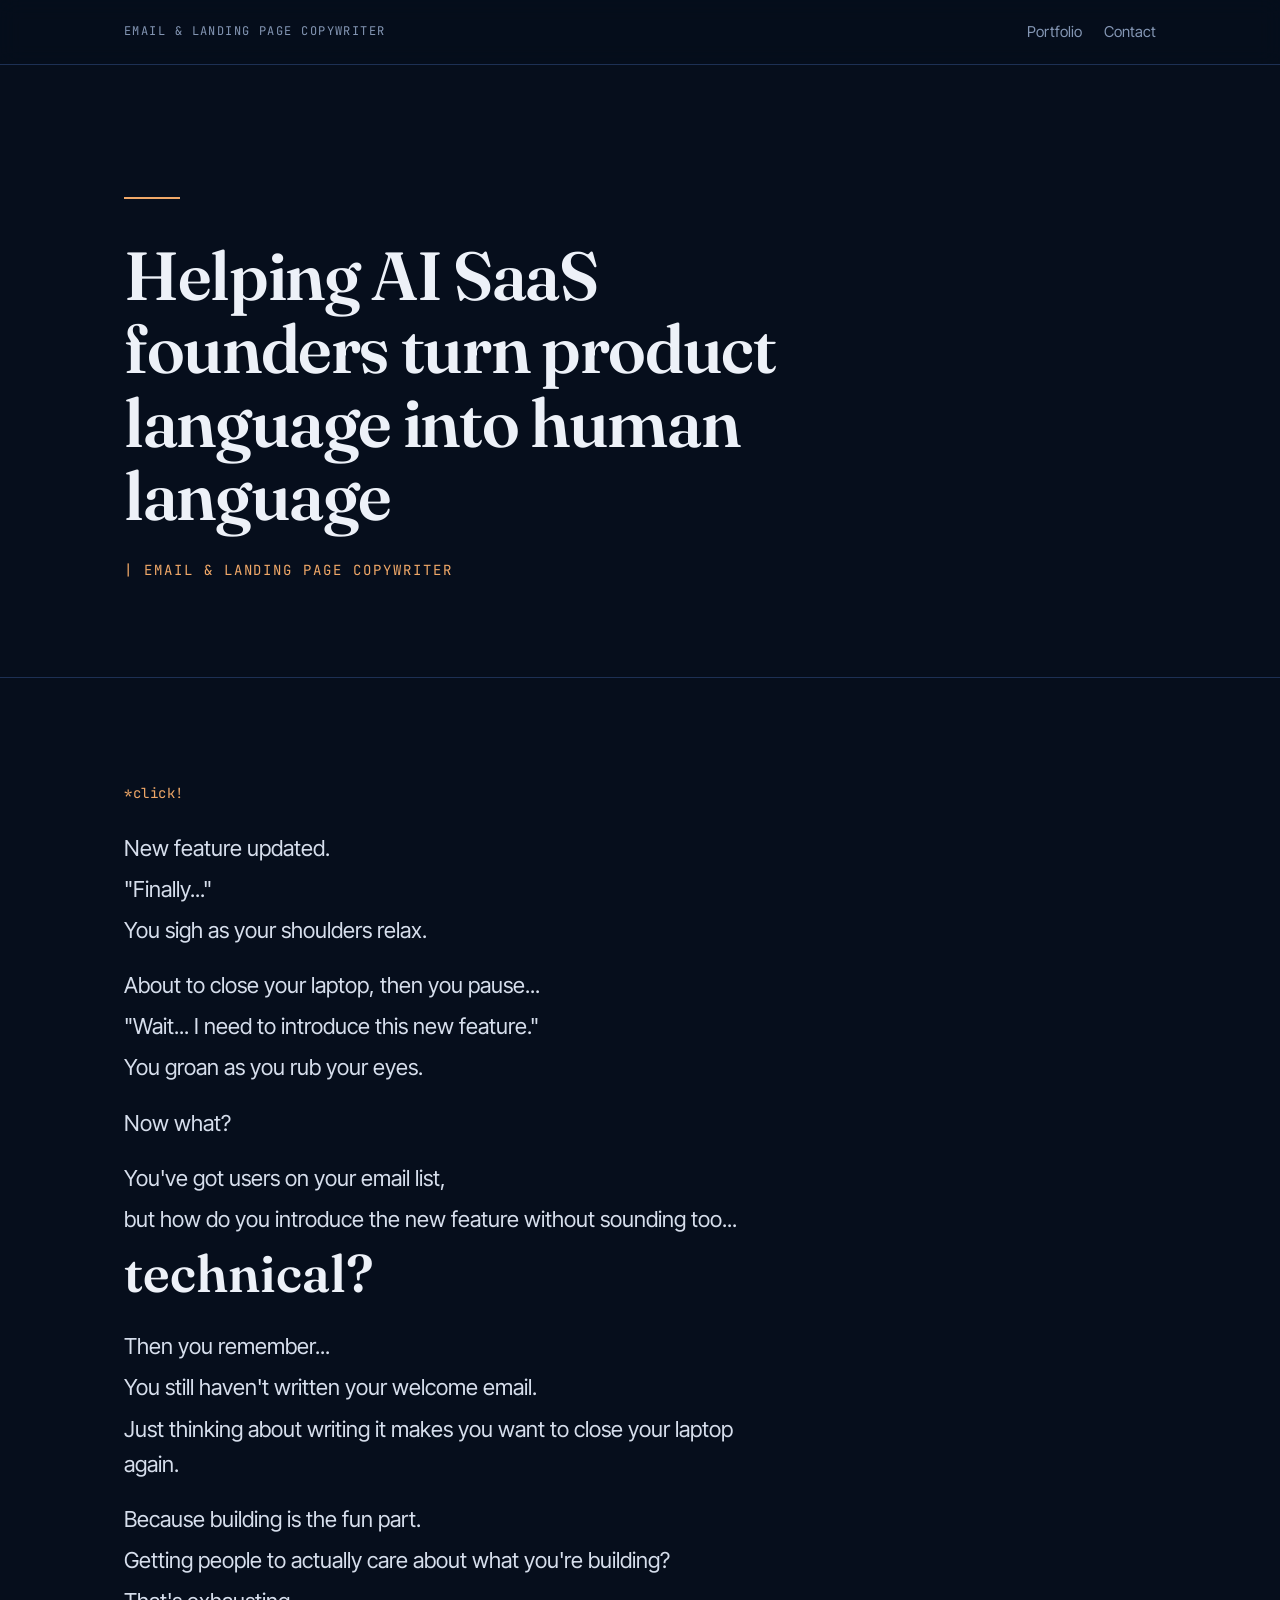
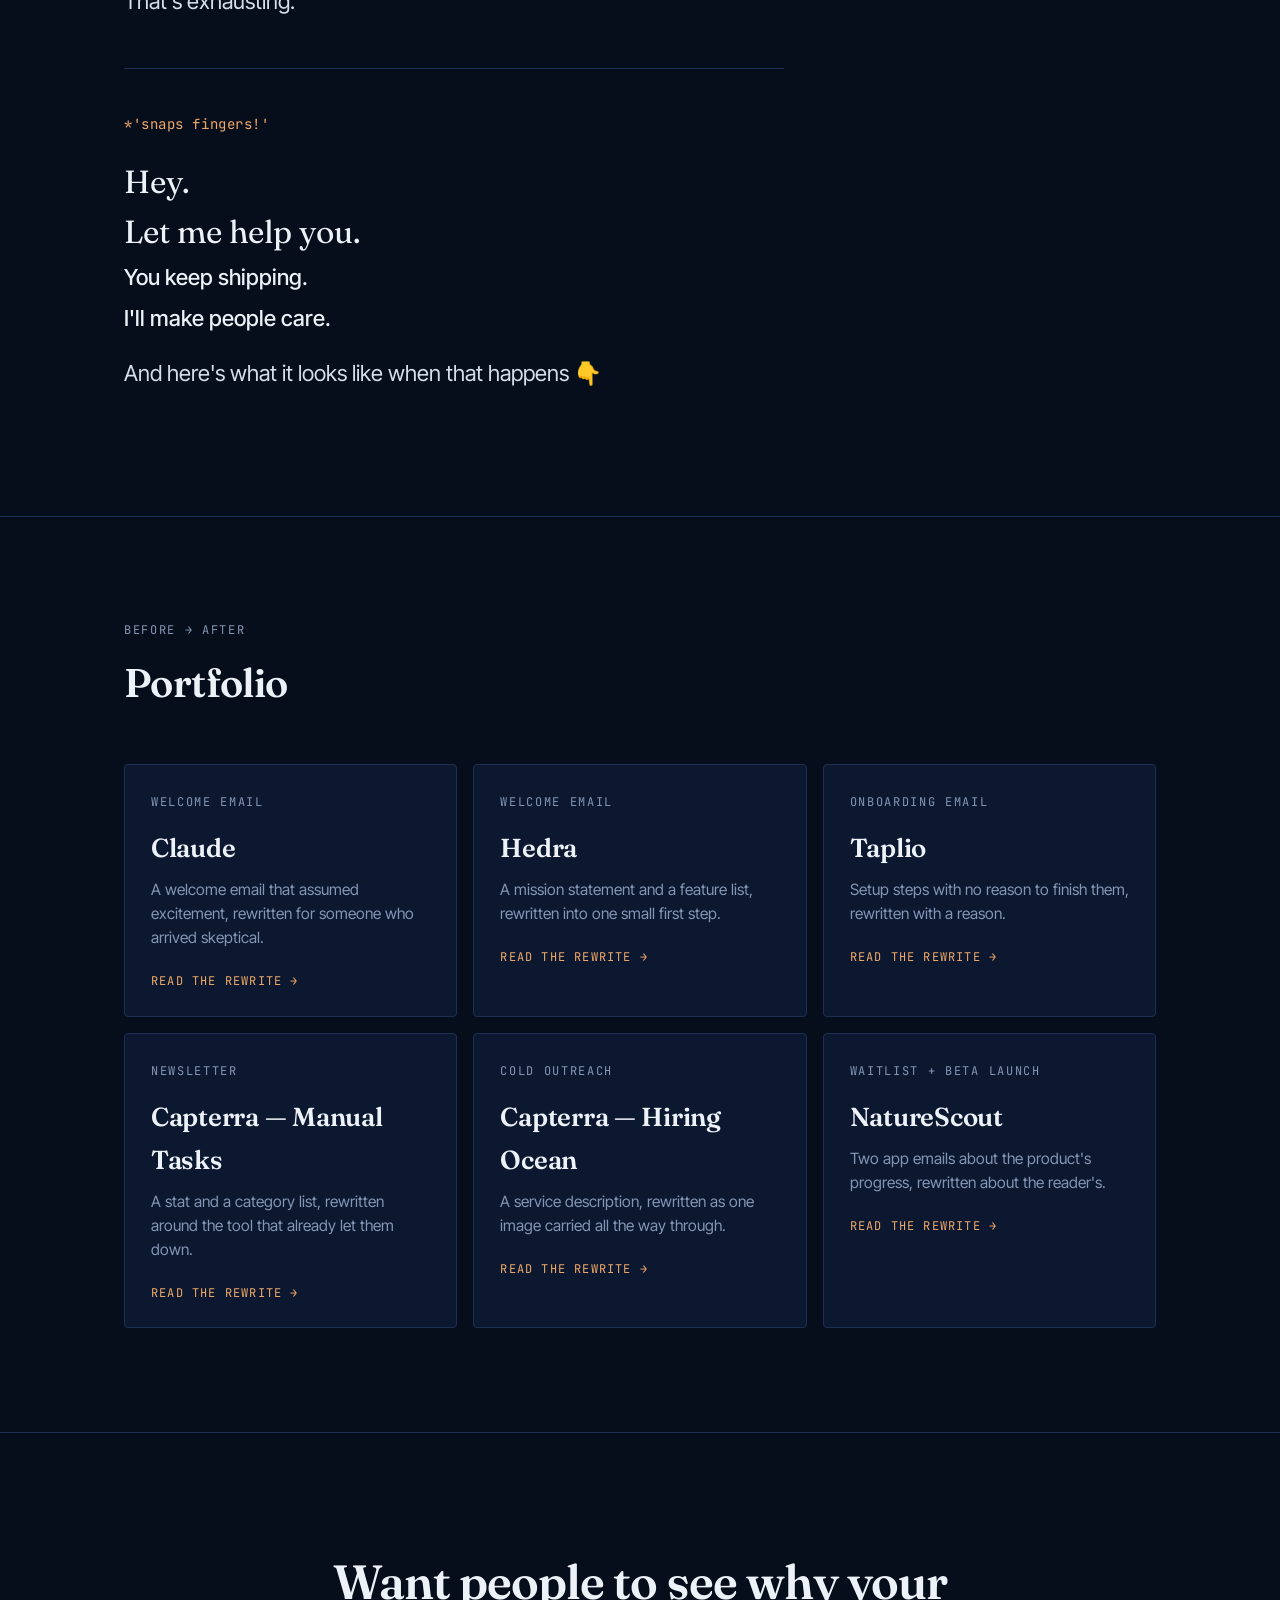
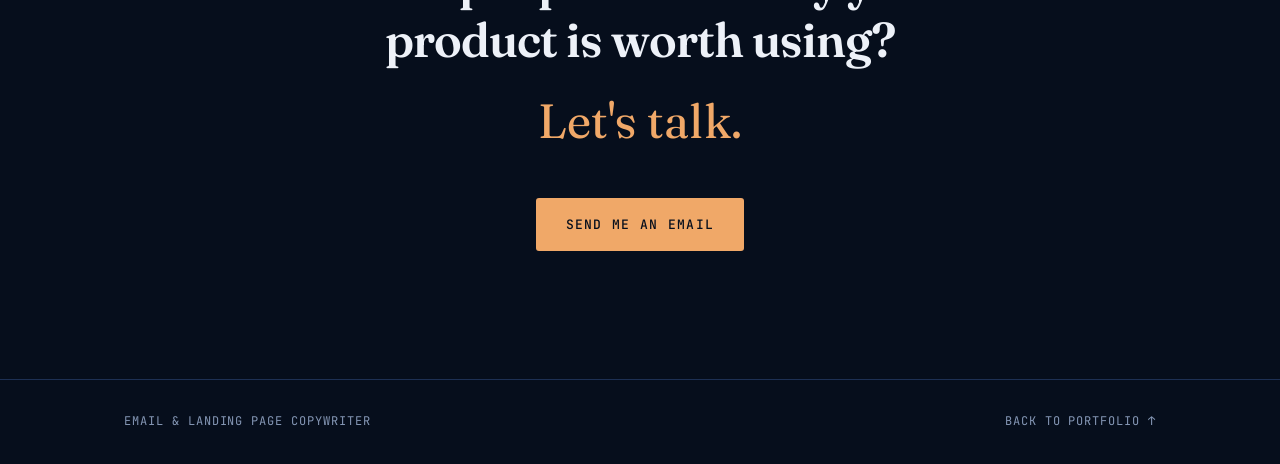
<file: index.html>
<!DOCTYPE html>
<html lang="en">
<head>
<meta charset="utf-8">
<meta name="viewport" content="width=device-width, initial-scale=1">
<title>Email &amp; Landing Page Copywriter — Portfolio</title>
<meta name="description" content="Helping AI SaaS founders turn product language into human language. Email and landing page copywriting portfolio.">
<link rel="stylesheet" href="style.css">
</head>
<body>

<nav class="nav">
  <div class="wrap nav-inner">
    <a class="nav-mark" href="index.html">Email &amp; Landing Page Copywriter</a>
    <div class="nav-links">
      <a href="#portfolio">Portfolio</a>
      <a href="#contact">Contact</a>
    </div>
  </div>
</nav>

<!-- HERO -->
<header class="hero">
  <div class="wrap">
    <div class="hero-rule"></div>
    <h1>
      Helping AI SaaS founders turn product language into human language
      <span class="role">| Email &amp; Landing Page Copywriter</span>
    </h1>
  </div>
</header>

<!-- ABOUT -->
<section class="section" id="about">
  <div class="wrap">
    <div class="story">
      <p class="cue">*click!</p>

      <p class="tight">New feature updated.</p>
      <p class="tight">"Finally..."</p>
      <p>You sigh as your shoulders relax.</p>

      <p class="tight">About to close your laptop, then you pause...</p>
      <p class="tight">"Wait... I need to introduce this new feature."</p>
      <p>You groan as you rub your eyes.</p>

      <p>Now what?</p>

      <p class="tight">You've got users on your email list,</p>
      <p class="tight">but how do you introduce the new feature without sounding too...</p>
      <p class="beat">technical?</p>

      <p class="tight">Then you remember...</p>
      <p class="tight">You still haven't written your welcome email.</p>
      <p>Just thinking about writing it makes you want to close your laptop again.</p>

      <p class="tight">Because building is the fun part.</p>
      <p class="tight">Getting people to actually care about what you're building?</p>
      <p>That's exhausting.</p>

      <div class="turn">
        <p class="cue">*'snaps fingers!'</p>
        <p class="lead">Hey.</p>
        <p class="lead">Let me help you.</p>
        <p class="tight handoff">You keep shipping.</p>
        <p class="handoff">I'll make people care.</p>
        <p>And here's what it looks like when that happens 👇</p>
      </div>
    </div>
  </div>
</section>

<!-- PORTFOLIO -->
<section class="section" id="portfolio">
  <div class="wrap">
    <div class="section-head">
      <p class="eyebrow">Before → After</p>
      <h2>Portfolio</h2>
    </div>

    <div class="grid">

      <a class="card" href="claude.html">
        <p class="eyebrow">Welcome email</p>
        <p class="card-client">Claude</p>
        <p class="card-note">A welcome email that assumed excitement, rewritten for someone who arrived skeptical.</p>
        <p class="card-go">Read the rewrite →</p>
      </a>

      <a class="card" href="hedra.html">
        <p class="eyebrow">Welcome email</p>
        <p class="card-client">Hedra</p>
        <p class="card-note">A mission statement and a feature list, rewritten into one small first step.</p>
        <p class="card-go">Read the rewrite →</p>
      </a>

      <a class="card" href="taplio.html">
        <p class="eyebrow">Onboarding email</p>
        <p class="card-client">Taplio</p>
        <p class="card-note">Setup steps with no reason to finish them, rewritten with a reason.</p>
        <p class="card-go">Read the rewrite →</p>
      </a>

      <a class="card" href="capterra-manual.html">
        <p class="eyebrow">Newsletter</p>
        <p class="card-client">Capterra — Manual Tasks</p>
        <p class="card-note">A stat and a category list, rewritten around the tool that already let them down.</p>
        <p class="card-go">Read the rewrite →</p>
      </a>

      <a class="card" href="capterra-hiring.html">
        <p class="eyebrow">Cold outreach</p>
        <p class="card-client">Capterra — Hiring Ocean</p>
        <p class="card-note">A service description, rewritten as one image carried all the way through.</p>
        <p class="card-go">Read the rewrite →</p>
      </a>

      <a class="card" href="naturescout.html">
        <p class="eyebrow">Waitlist + beta launch</p>
        <p class="card-client">NatureScout</p>
        <p class="card-note">Two app emails about the product's progress, rewritten about the reader's.</p>
        <p class="card-go">Read the rewrite →</p>
      </a>

    </div>
  </div>
</section>

<!-- CTA -->
<section class="section cta" id="contact">
  <div class="wrap">
    <h2>Want people to see why your product is worth using?</h2>
    <p class="lets">Let's talk.</p>
    <a class="btn" href="mailto:hedave55@gmail.com">Send me an email</a>
  </div>
</section>

<footer class="footer">
  <div class="wrap footer-inner">
    <span>Email &amp; Landing Page Copywriter</span>
    <a href="#portfolio">Back to portfolio ↑</a>
  </div>
</footer>

</body>
</html>
</file>
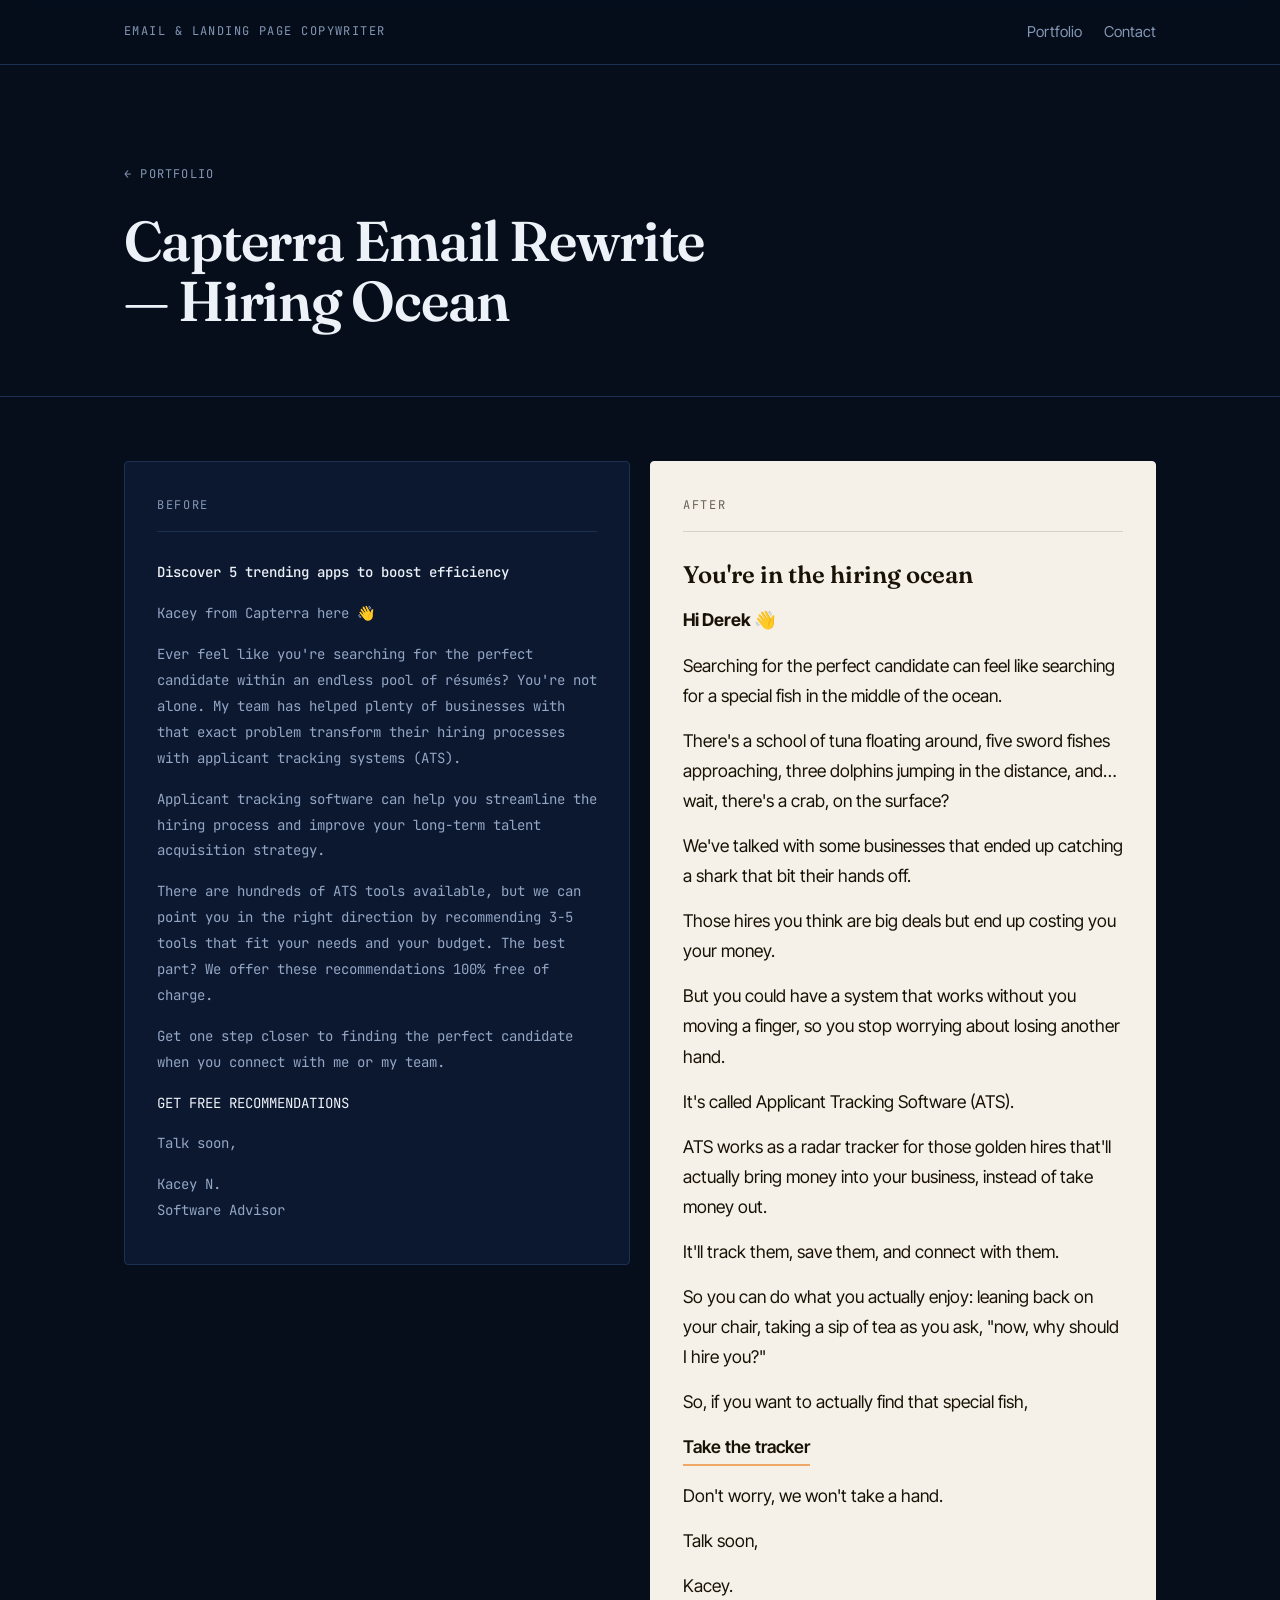
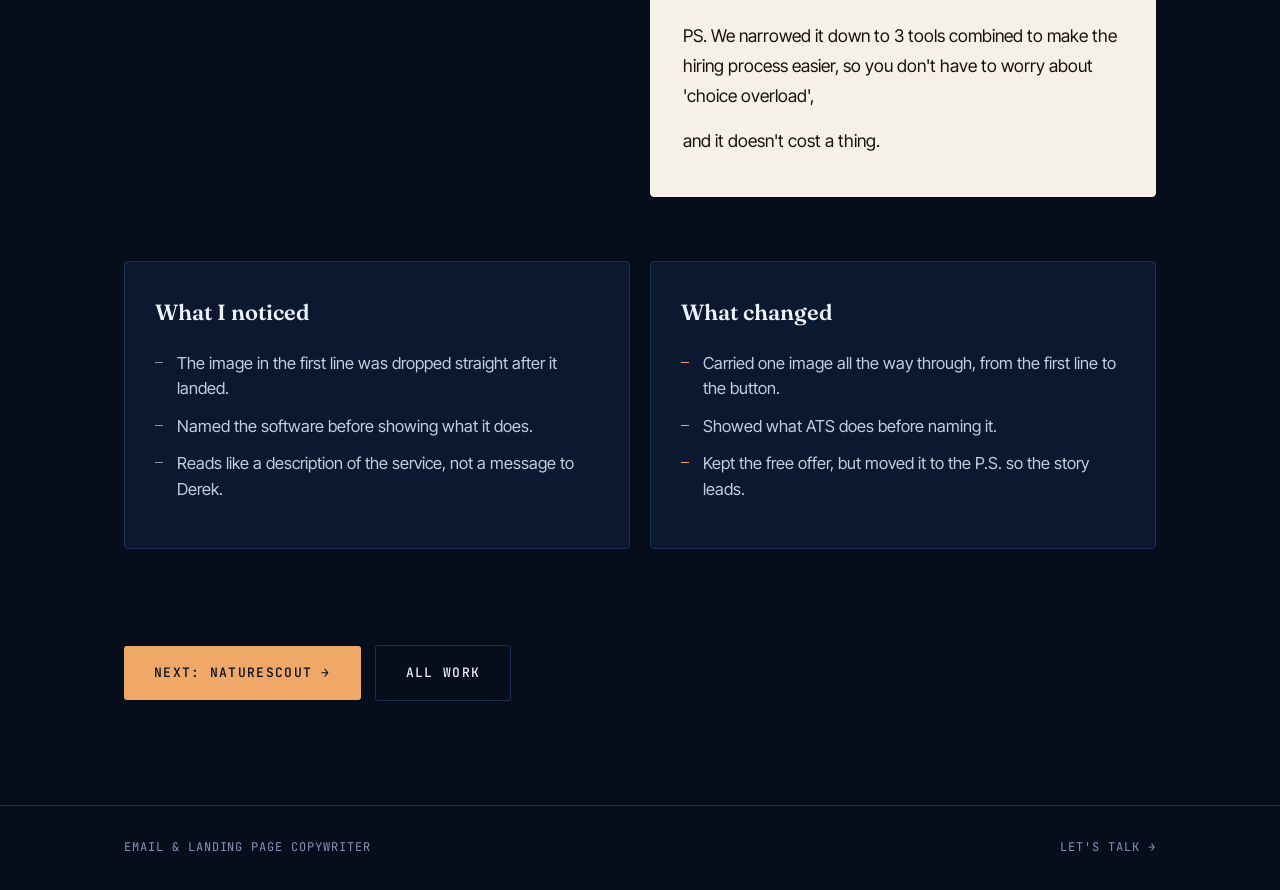
<file: capterra-hiring.html>
<!DOCTYPE html>
<html lang="en">
<head>
<meta charset="utf-8">
<meta name="viewport" content="width=device-width, initial-scale=1">
<title>Capterra — Hiring Ocean Email Rewrite — Portfolio</title>
<link rel="stylesheet" href="style.css">
</head>
<body>

<nav class="nav">
  <div class="wrap nav-inner">
    <a class="nav-mark" href="index.html">Email &amp; Landing Page Copywriter</a>
    <div class="nav-links">
      <a href="index.html#portfolio">Portfolio</a>
      <a href="index.html#contact">Contact</a>
    </div>
  </div>
</nav>

<header class="proj-head">
  <div class="wrap">
    <a class="back" href="index.html#portfolio">← Portfolio</a>
    <h1>Capterra Email Rewrite<br>— Hiring Ocean</h1>
  </div>
</header>

<div class="wrap">
  <div class="compare">

    <div class="panel before">
      <p class="panel-label">Before</p>
      <div class="email">
        <p><span class="subject">Discover 5 trending apps to boost efficiency</span></p>
        <p>Kacey from Capterra here 👋</p>
        <p>Ever feel like you're searching for the perfect candidate within an endless pool of résumés? You're not alone. My team has helped plenty of businesses with that exact problem transform their hiring processes with applicant tracking systems (ATS).</p>
        <p>Applicant tracking software can help you streamline the hiring process and improve your long-term talent acquisition strategy.</p>
        <p>There are hundreds of ATS tools available, but we can point you in the right direction by recommending 3-5 tools that fit your needs and your budget. The best part? We offer these recommendations 100% free of charge.</p>
        <p>Get one step closer to finding the perfect candidate when you connect with me or my team.</p>
        <p class="btnline">GET FREE RECOMMENDATIONS</p>
        <p>Talk soon,</p>
        <p>Kacey N.<br>Software Advisor</p>
      </div>
    </div>

    <div class="panel after">
      <p class="panel-label">After</p>
      <div class="email">
        <p><span class="subject">You're in the hiring ocean</span></p>
        <p><strong>Hi Derek 👋</strong></p>
        <p>Searching for the perfect candidate can feel like searching for a special fish in the middle of the ocean.</p>
        <p>There's a school of tuna floating around, five sword fishes approaching, three dolphins jumping in the distance, and…wait, there's a crab, on the surface?</p>
        <p>We've talked with some businesses that ended up catching a shark that bit their hands off.</p>
        <p>Those hires you think are big deals but end up costing you your money.</p>
        <p>But you could have a system that works without you moving a finger, so you stop worrying about losing another hand.</p>
        <p>It's called Applicant Tracking Software (ATS).</p>
        <p>ATS works as a radar tracker for those golden hires that'll actually bring money into your business, instead of take money out.</p>
        <p>It'll track them, save them, and connect with them.</p>
        <p>So you can do what you actually enjoy: leaning back on your chair, taking a sip of tea as you ask, "now, why should I hire you?"</p>
        <p>So, if you want to actually find that special fish,</p>
        <p class="btnline">Take the tracker</p>
        <p>Don't worry, we won't take a hand.</p>
        <p>Talk soon,</p>
        <p>Kacey.</p>
        <p class="ps">PS. We narrowed it down to 3 tools combined to make the hiring process easier, so you don't have to worry about 'choice overload',</p>
        <p>and it doesn't cost a thing.</p>
      </div>
    </div>

  </div>

  <div class="notes">
    <div class="note">
      <h3>What I noticed</h3>
      <ul>
        <li>The image in the first line was dropped straight after it landed.</li>
        <li>Named the software before showing what it does.</li>
        <li>Reads like a description of the service, not a message to Derek.</li>
      </ul>
    </div>
    <div class="note changed">
      <h3>What changed</h3>
      <ul>
        <li>Carried one image all the way through, from the first line to the button.</li>
        <li>Showed what ATS does before naming it.</li>
        <li>Kept the free offer, but moved it to the P.S. so the story leads.</li>
      </ul>
    </div>
  </div>

  <div class="next-strip">
    <a class="btn" href="naturescout.html">Next: NatureScout →</a>
    <a class="btn btn-ghost" href="index.html#portfolio">All work</a>
  </div>
</div>

<footer class="footer">
  <div class="wrap footer-inner">
    <span>Email &amp; Landing Page Copywriter</span>
    <a href="index.html#contact">Let's talk →</a>
  </div>
</footer>

</body>
</html>
</file>
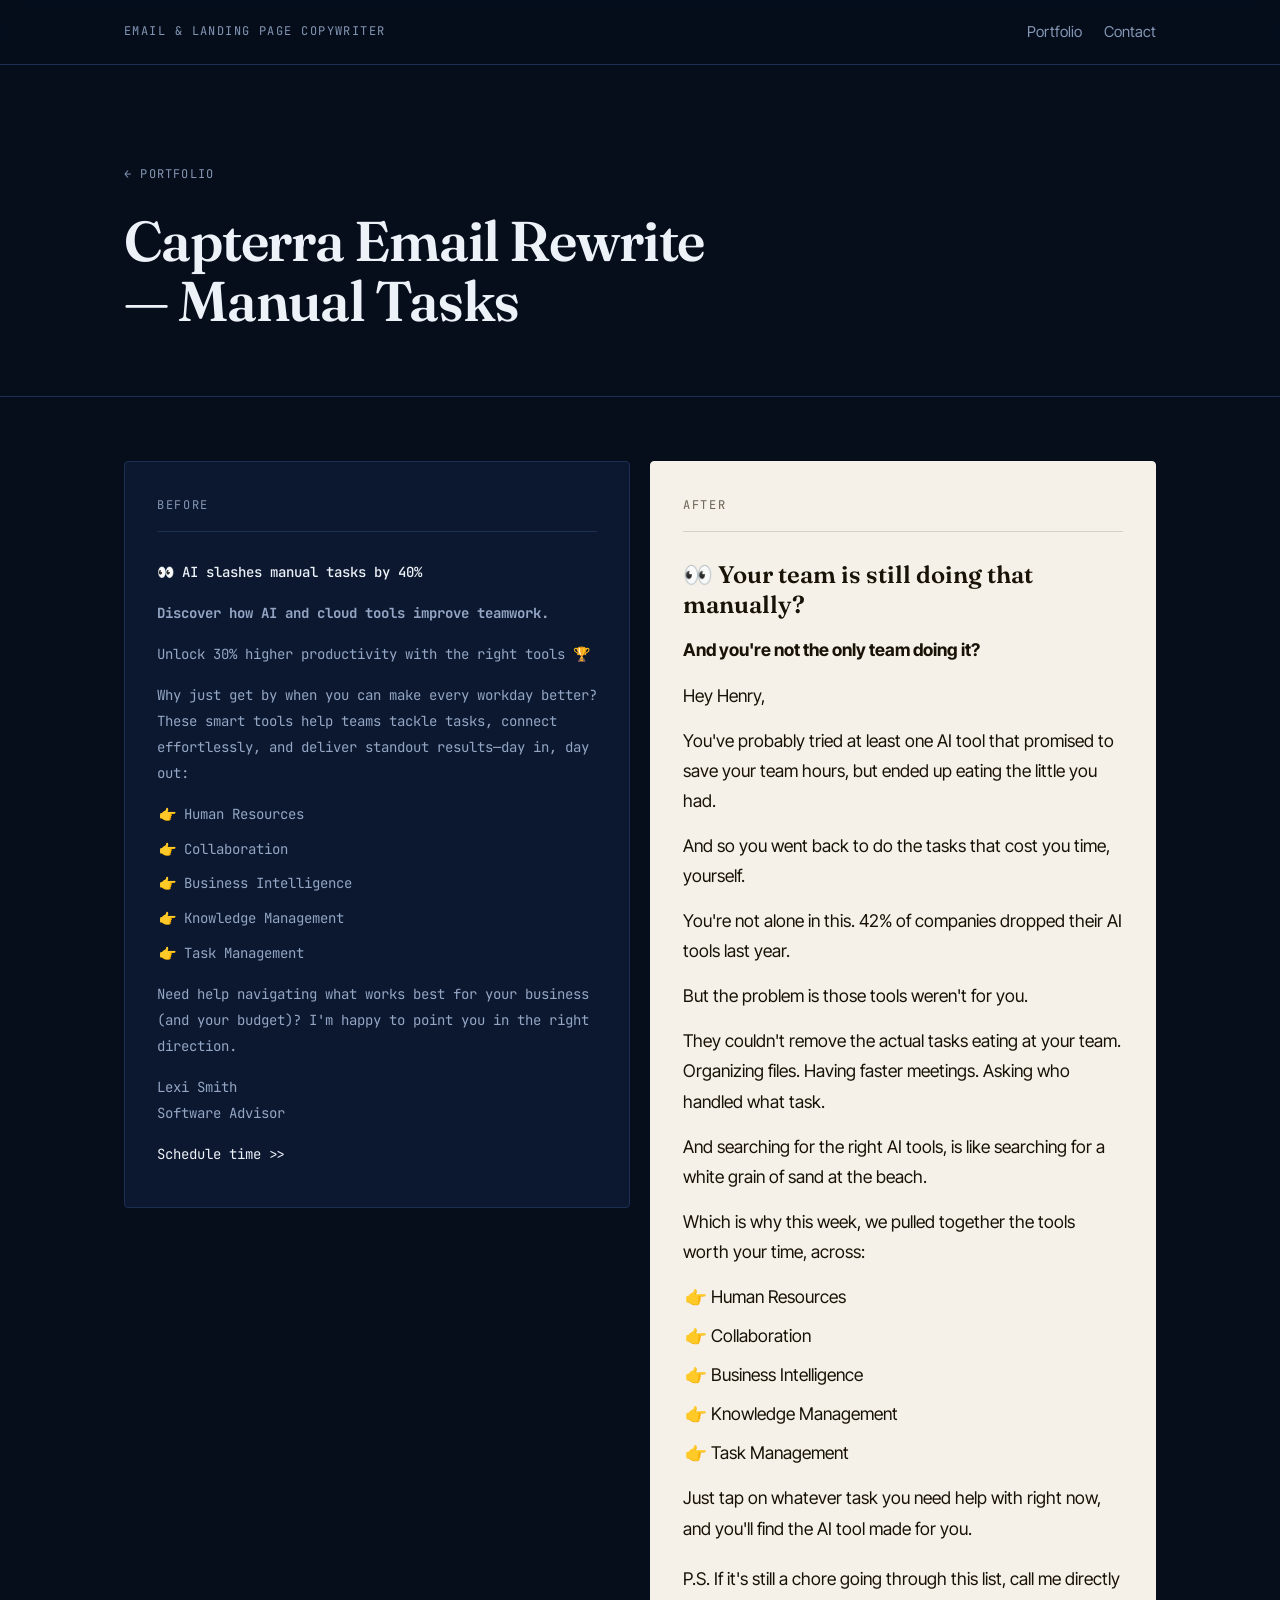
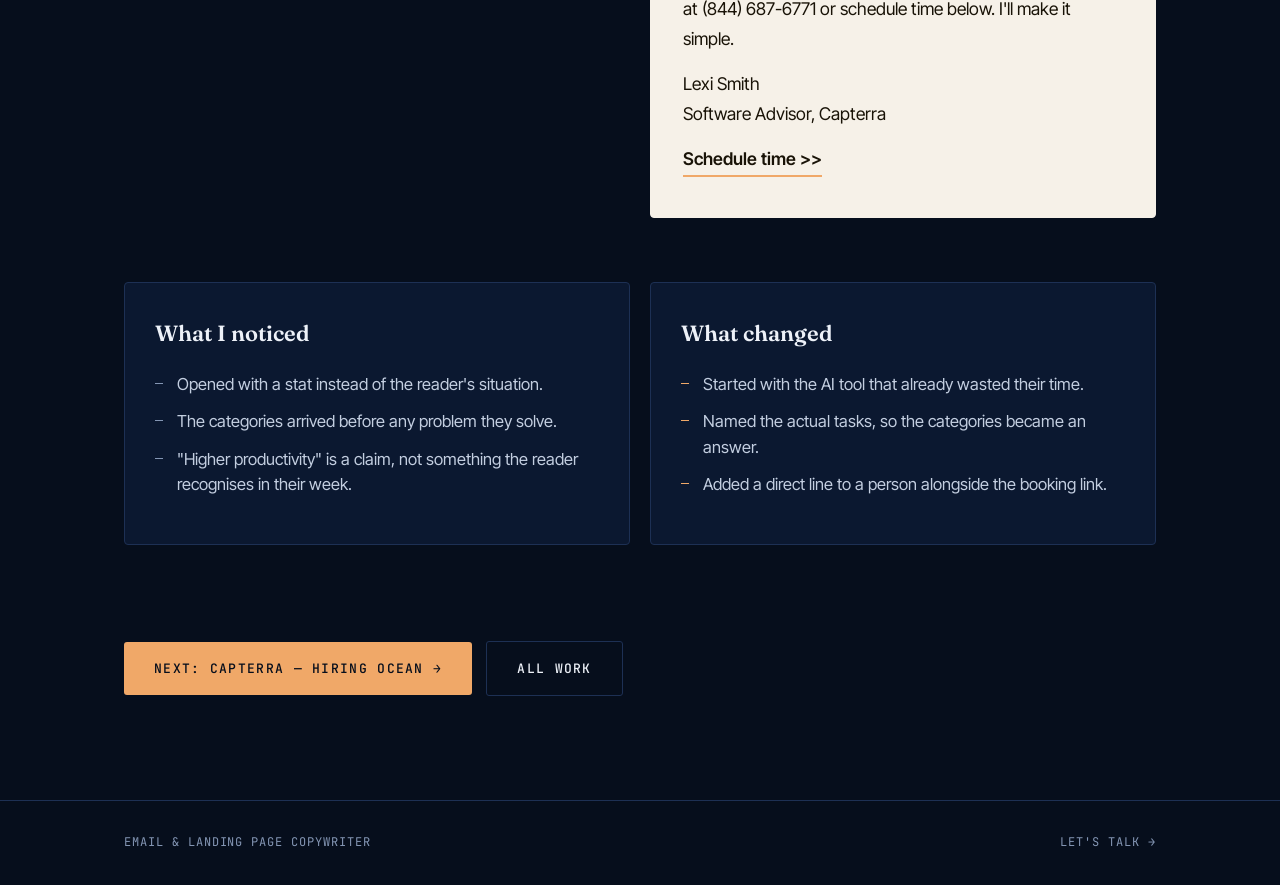
<file: capterra-manual.html>
<!DOCTYPE html>
<html lang="en">
<head>
<meta charset="utf-8">
<meta name="viewport" content="width=device-width, initial-scale=1">
<title>Capterra — Manual Tasks Email Rewrite — Portfolio</title>
<link rel="stylesheet" href="style.css">
</head>
<body>

<nav class="nav">
  <div class="wrap nav-inner">
    <a class="nav-mark" href="index.html">Email &amp; Landing Page Copywriter</a>
    <div class="nav-links">
      <a href="index.html#portfolio">Portfolio</a>
      <a href="index.html#contact">Contact</a>
    </div>
  </div>
</nav>

<header class="proj-head">
  <div class="wrap">
    <a class="back" href="index.html#portfolio">← Portfolio</a>
    <h1>Capterra Email Rewrite<br>— Manual Tasks</h1>
  </div>
</header>

<div class="wrap">
  <div class="compare">

    <div class="panel before">
      <p class="panel-label">Before</p>
      <div class="email">
        <p><span class="subject">👀 AI slashes manual tasks by 40%</span></p>
        <p><strong>Discover how AI and cloud tools improve teamwork.</strong></p>
        <p>Unlock 30% higher productivity with the right tools 🏆</p>
        <p>Why just get by when you can make every workday better? These smart tools help teams tackle tasks, connect effortlessly, and deliver standout results—day in, day out:</p>
        <ul>
          <li>👉 Human Resources</li>
          <li>👉 Collaboration</li>
          <li>👉 Business Intelligence</li>
          <li>👉 Knowledge Management</li>
          <li>👉 Task Management</li>
        </ul>
        <p>Need help navigating what works best for your business (and your budget)? I'm happy to point you in the right direction.</p>
        <p>Lexi Smith<br>Software Advisor</p>
        <p class="btnline">Schedule time &gt;&gt;</p>
      </div>
    </div>

    <div class="panel after">
      <p class="panel-label">After</p>
      <div class="email">
        <p><span class="subject">👀 Your team is still doing that manually?</span></p>
        <p><strong>And you're not the only team doing it?</strong></p>
        <p>Hey Henry,</p>
        <p>You've probably tried at least one AI tool that promised to save your team hours, but ended up eating the little you had.</p>
        <p>And so you went back to do the tasks that cost you time, yourself.</p>
        <p>You're not alone in this. 42% of companies dropped their AI tools last year.</p>
        <p>But the problem is those tools weren't for you.</p>
        <p>They couldn't remove the actual tasks eating at your team. Organizing files. Having faster meetings. Asking who handled what task.</p>
        <p>And searching for the right AI tools, is like searching for a white grain of sand at the beach.</p>
        <p>Which is why this week, we pulled together the tools worth your time, across:</p>
        <ul>
          <li>👉 Human Resources</li>
          <li>👉 Collaboration</li>
          <li>👉 Business Intelligence</li>
          <li>👉 Knowledge Management</li>
          <li>👉 Task Management</li>
        </ul>
        <p>Just tap on whatever task you need help with right now, and you'll find the AI tool made for you.</p>
        <p class="ps">P.S. If it's still a chore going through this list, call me directly at (844) 687-6771 or schedule time below. I'll make it simple.</p>
        <p>Lexi Smith<br>Software Advisor, Capterra</p>
        <p class="btnline">Schedule time &gt;&gt;</p>
      </div>
    </div>

  </div>

  <div class="notes">
    <div class="note">
      <h3>What I noticed</h3>
      <ul>
        <li>Opened with a stat instead of the reader's situation.</li>
        <li>The categories arrived before any problem they solve.</li>
        <li>"Higher productivity" is a claim, not something the reader recognises in their week.</li>
      </ul>
    </div>
    <div class="note changed">
      <h3>What changed</h3>
      <ul>
        <li>Started with the AI tool that already wasted their time.</li>
        <li>Named the actual tasks, so the categories became an answer.</li>
        <li>Added a direct line to a person alongside the booking link.</li>
      </ul>
    </div>
  </div>

  <div class="next-strip">
    <a class="btn" href="capterra-hiring.html">Next: Capterra — Hiring Ocean →</a>
    <a class="btn btn-ghost" href="index.html#portfolio">All work</a>
  </div>
</div>

<footer class="footer">
  <div class="wrap footer-inner">
    <span>Email &amp; Landing Page Copywriter</span>
    <a href="index.html#contact">Let's talk →</a>
  </div>
</footer>

</body>
</html>
</file>
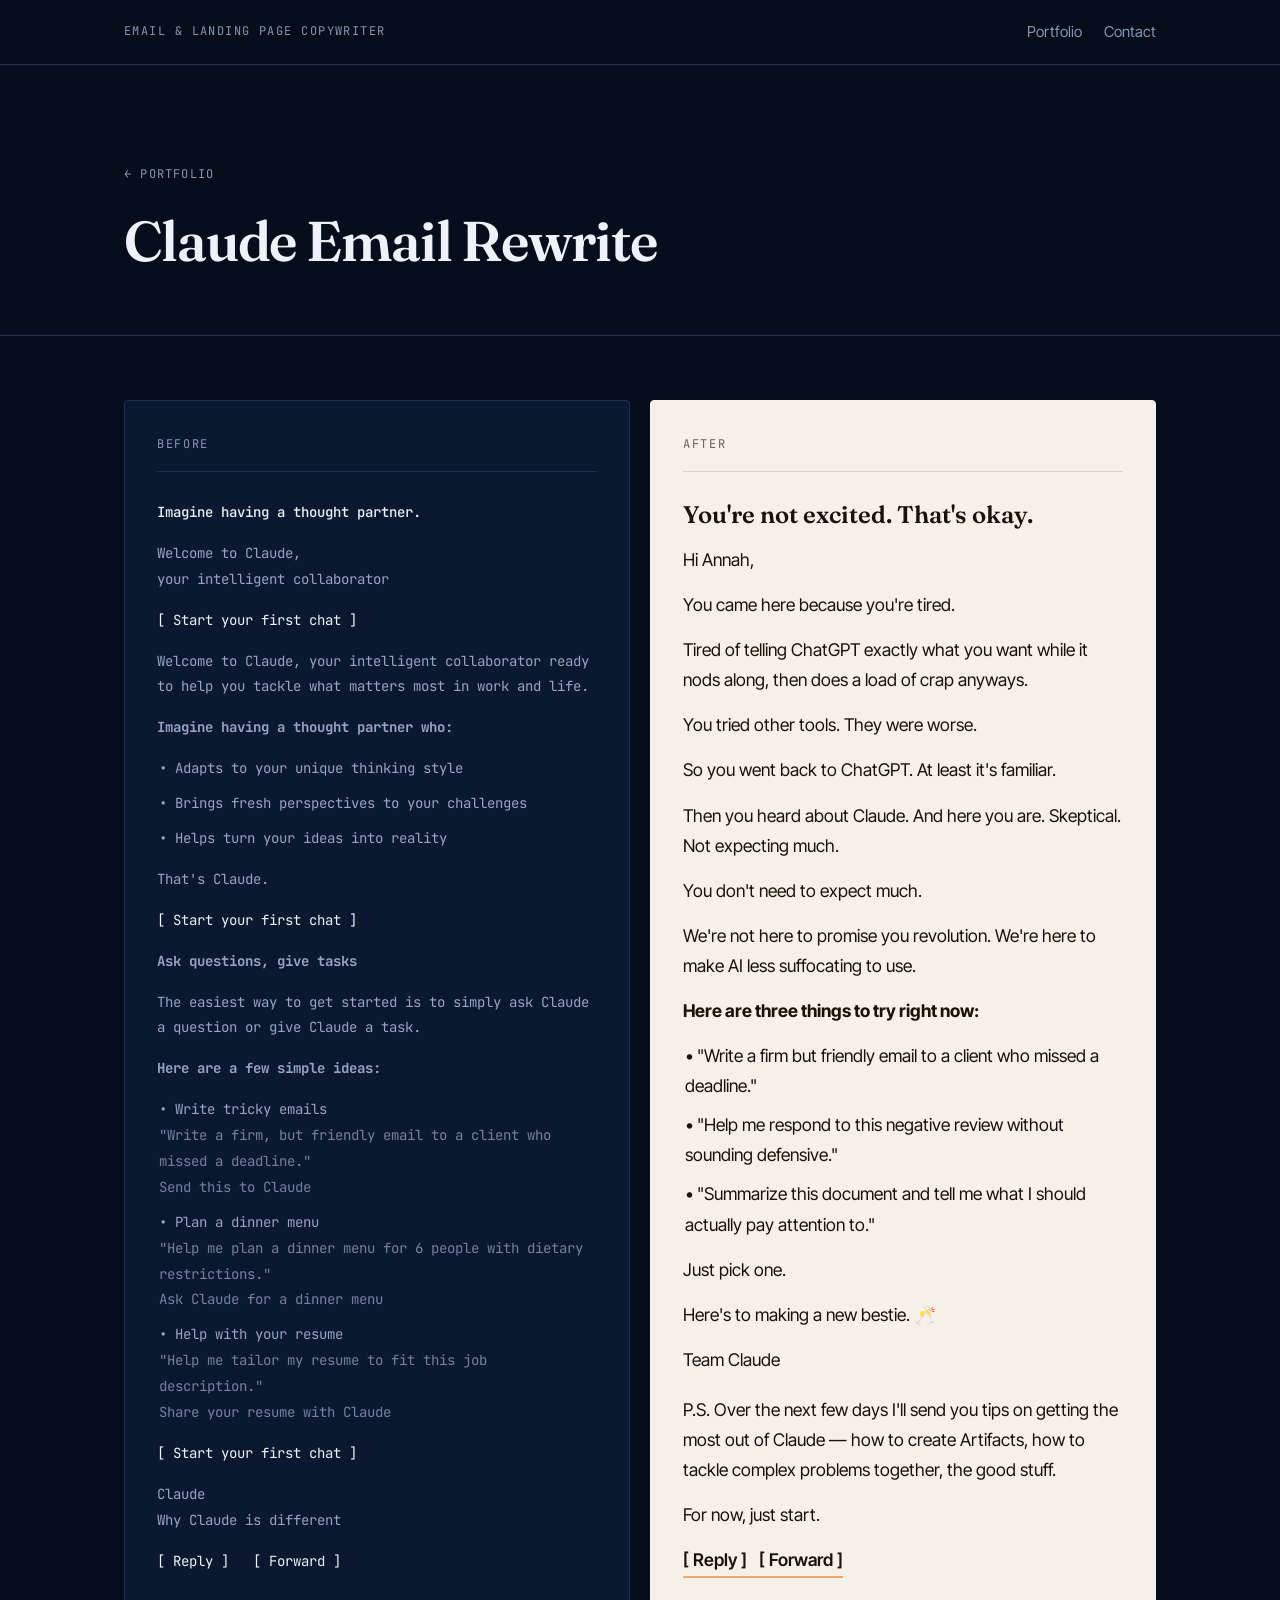
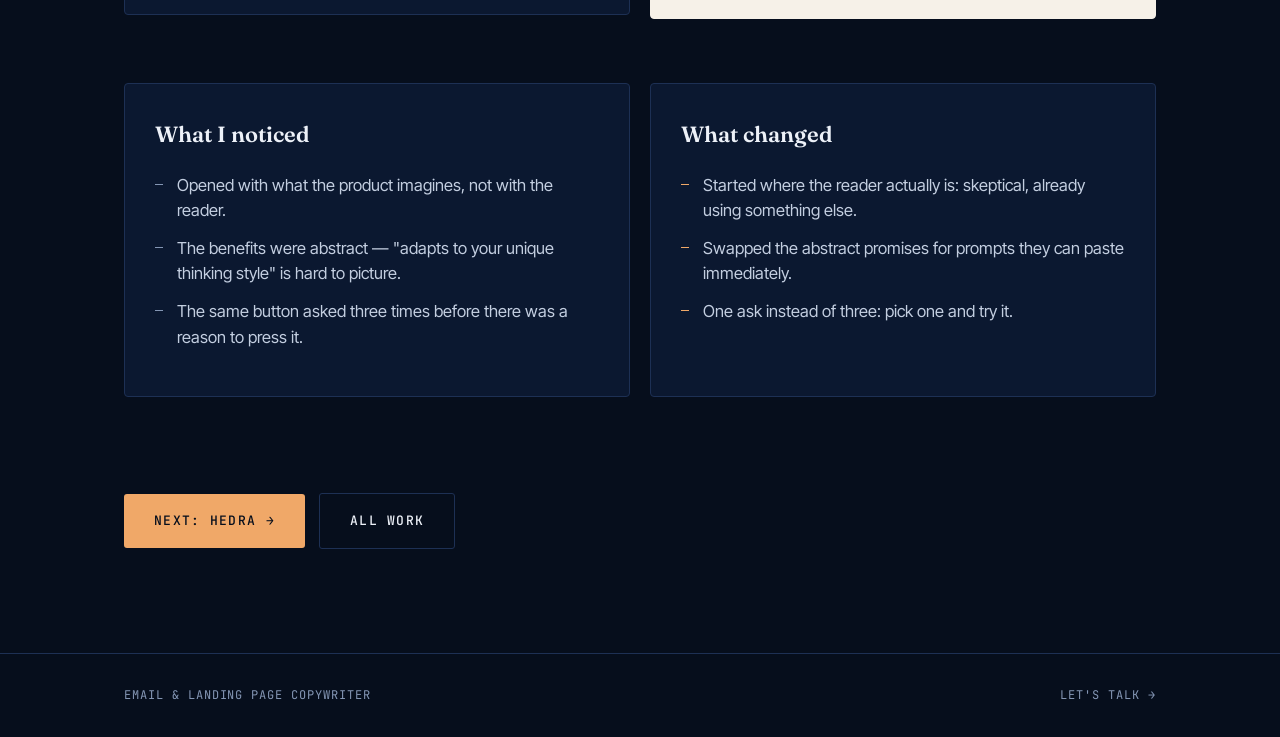
<file: claude.html>
<!DOCTYPE html>
<html lang="en">
<head>
<meta charset="utf-8">
<meta name="viewport" content="width=device-width, initial-scale=1">
<title>Claude Email Rewrite — Portfolio</title>
<link rel="stylesheet" href="style.css">
</head>
<body>

<nav class="nav">
  <div class="wrap nav-inner">
    <a class="nav-mark" href="index.html">Email &amp; Landing Page Copywriter</a>
    <div class="nav-links">
      <a href="index.html#portfolio">Portfolio</a>
      <a href="index.html#contact">Contact</a>
    </div>
  </div>
</nav>

<header class="proj-head">
  <div class="wrap">
    <a class="back" href="index.html#portfolio">← Portfolio</a>
    <h1>Claude Email Rewrite</h1>
  </div>
</header>

<div class="wrap">
  <div class="compare">

    <!-- BEFORE -->
    <div class="panel before">
      <p class="panel-label">Before</p>
      <div class="email">
        <p><span class="subject">Imagine having a thought partner.</span></p>
        <p>Welcome to Claude,<br>your intelligent collaborator</p>
        <p class="btnline">[ Start your first chat ]</p>
        <p>Welcome to Claude, your intelligent collaborator ready to help you tackle what matters most in work and life.</p>
        <p><strong>Imagine having a thought partner who:</strong></p>
        <ul>
          <li>• Adapts to your unique thinking style</li>
          <li>• Brings fresh perspectives to your challenges</li>
          <li>• Helps turn your ideas into reality</li>
        </ul>
        <p>That's Claude.</p>
        <p class="btnline">[ Start your first chat ]</p>
        <p><strong>Ask questions, give tasks</strong></p>
        <p>The easiest way to get started is to simply ask Claude a question or give Claude a task.</p>
        <p><strong>Here are a few simple ideas:</strong></p>
        <ul>
          <li>• Write tricky emails<br><span class="sub">"Write a firm, but friendly email to a client who missed a deadline."<br>Send this to Claude</span></li>
          <li>• Plan a dinner menu<br><span class="sub">"Help me plan a dinner menu for 6 people with dietary restrictions."<br>Ask Claude for a dinner menu</span></li>
          <li>• Help with your resume<br><span class="sub">"Help me tailor my resume to fit this job description."<br>Share your resume with Claude</span></li>
        </ul>
        <p class="btnline">[ Start your first chat ]</p>
        <p>Claude<br>Why Claude is different</p>
        <p class="btnline">[ Reply ]&nbsp;&nbsp; [ Forward ]</p>
      </div>
    </div>

    <!-- AFTER -->
    <div class="panel after">
      <p class="panel-label">After</p>
      <div class="email">
        <p><span class="subject">You're not excited. That's okay.</span></p>
        <p>Hi Annah,</p>
        <p>You came here because you're tired.</p>
        <p>Tired of telling ChatGPT exactly what you want while it nods along, then does a load of crap anyways.</p>
        <p>You tried other tools. They were worse.</p>
        <p>So you went back to ChatGPT. At least it's familiar.</p>
        <p>Then you heard about Claude. And here you are. Skeptical. Not expecting much.</p>
        <p>You don't need to expect much.</p>
        <p>We're not here to promise you revolution. We're here to make AI less suffocating to use.</p>
        <p><strong>Here are three things to try right now:</strong></p>
        <ul>
          <li>• "Write a firm but friendly email to a client who missed a deadline."</li>
          <li>• "Help me respond to this negative review without sounding defensive."</li>
          <li>• "Summarize this document and tell me what I should actually pay attention to."</li>
        </ul>
        <p>Just pick one.</p>
        <p>Here's to making a new bestie. 🥂</p>
        <p>Team Claude</p>
        <p class="ps">P.S. Over the next few days I'll send you tips on getting the most out of Claude — how to create Artifacts, how to tackle complex problems together, the good stuff.</p>
        <p>For now, just start.</p>
        <p class="btnline">[ Reply ]&nbsp;&nbsp; [ Forward ]</p>
      </div>
    </div>

  </div>

  <div class="notes">
    <div class="note">
      <h3>What I noticed</h3>
      <ul>
        <li>Opened with what the product imagines, not with the reader.</li>
        <li>The benefits were abstract — "adapts to your unique thinking style" is hard to picture.</li>
        <li>The same button asked three times before there was a reason to press it.</li>
      </ul>
    </div>
    <div class="note changed">
      <h3>What changed</h3>
      <ul>
        <li>Started where the reader actually is: skeptical, already using something else.</li>
        <li>Swapped the abstract promises for prompts they can paste immediately.</li>
        <li>One ask instead of three: pick one and try it.</li>
      </ul>
    </div>
  </div>

  <div class="next-strip">
    <a class="btn" href="hedra.html">Next: Hedra →</a>
    <a class="btn btn-ghost" href="index.html#portfolio">All work</a>
  </div>
</div>

<footer class="footer">
  <div class="wrap footer-inner">
    <span>Email &amp; Landing Page Copywriter</span>
    <a href="index.html#contact">Let's talk →</a>
  </div>
</footer>

</body>
</html>
</file>
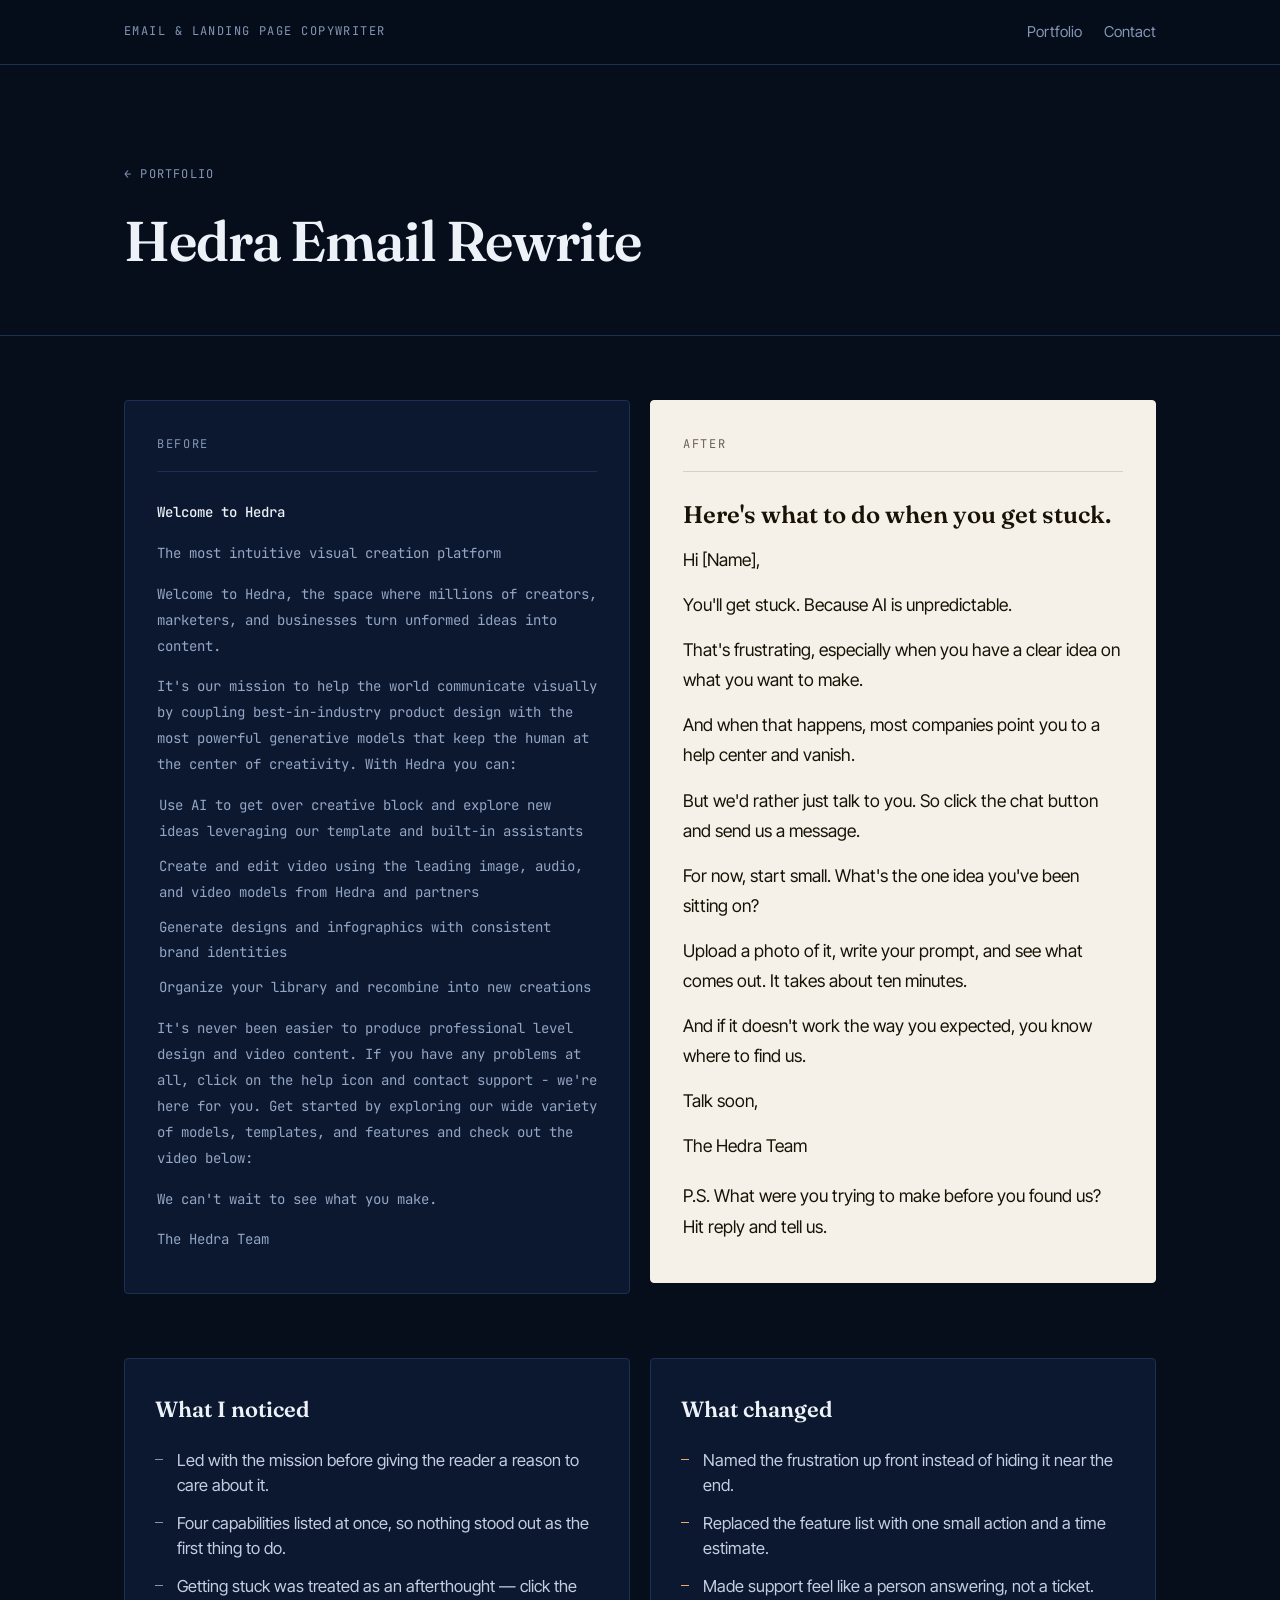
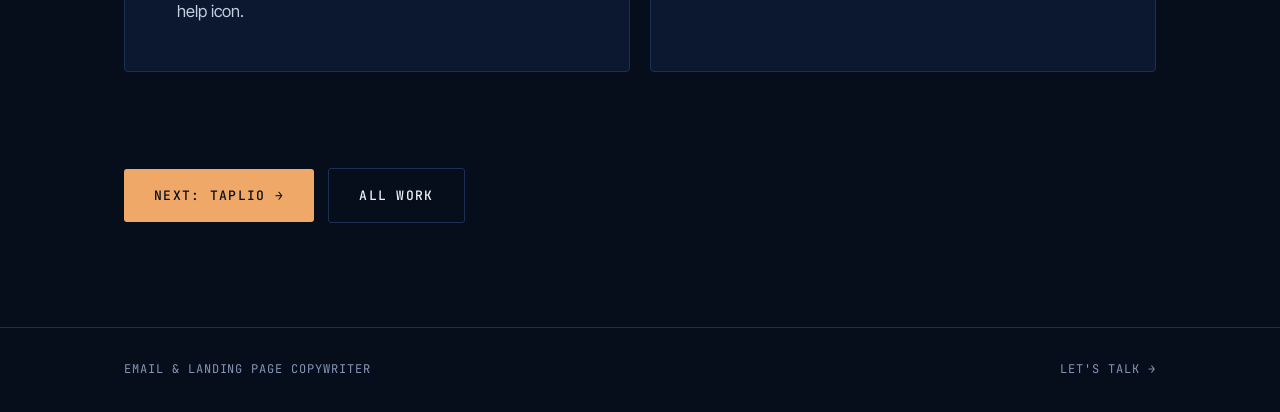
<file: hedra.html>
<!DOCTYPE html>
<html lang="en">
<head>
<meta charset="utf-8">
<meta name="viewport" content="width=device-width, initial-scale=1">
<title>Hedra Email Rewrite — Portfolio</title>
<link rel="stylesheet" href="style.css">
</head>
<body>

<nav class="nav">
  <div class="wrap nav-inner">
    <a class="nav-mark" href="index.html">Email &amp; Landing Page Copywriter</a>
    <div class="nav-links">
      <a href="index.html#portfolio">Portfolio</a>
      <a href="index.html#contact">Contact</a>
    </div>
  </div>
</nav>

<header class="proj-head">
  <div class="wrap">
    <a class="back" href="index.html#portfolio">← Portfolio</a>
    <h1>Hedra Email Rewrite</h1>
  </div>
</header>

<div class="wrap">
  <div class="compare">

    <div class="panel before">
      <p class="panel-label">Before</p>
      <div class="email">
        <p><span class="subject">Welcome to Hedra</span></p>
        <p>The most intuitive visual creation platform</p>
        <p>Welcome to Hedra, the space where millions of creators, marketers, and businesses turn unformed ideas into content.</p>
        <p>It's our mission to help the world communicate visually by coupling best-in-industry product design with the most powerful generative models that keep the human at the center of creativity. With Hedra you can:</p>
        <ul>
          <li>Use AI to get over creative block and explore new ideas leveraging our template and built-in assistants</li>
          <li>Create and edit video using the leading image, audio, and video models from Hedra and partners</li>
          <li>Generate designs and infographics with consistent brand identities</li>
          <li>Organize your library and recombine into new creations</li>
        </ul>
        <p>It's never been easier to produce professional level design and video content. If you have any problems at all, click on the help icon and contact support - we're here for you. Get started by exploring our wide variety of models, templates, and features and check out the video below:</p>
        <p>We can't wait to see what you make.</p>
        <p>The Hedra Team</p>
      </div>
    </div>

    <div class="panel after">
      <p class="panel-label">After</p>
      <div class="email">
        <p><span class="subject">Here's what to do when you get stuck.</span></p>
        <p>Hi [Name],</p>
        <p>You'll get stuck. Because AI is unpredictable.</p>
        <p>That's frustrating, especially when you have a clear idea on what you want to make.</p>
        <p>And when that happens, most companies point you to a help center and vanish.</p>
        <p>But we'd rather just talk to you. So click the chat button and send us a message.</p>
        <p>For now, start small. What's the one idea you've been sitting on?</p>
        <p>Upload a photo of it, write your prompt, and see what comes out. It takes about ten minutes.</p>
        <p>And if it doesn't work the way you expected, you know where to find us.</p>
        <p>Talk soon,</p>
        <p>The Hedra Team</p>
        <p class="ps">P.S. What were you trying to make before you found us? Hit reply and tell us.</p>
      </div>
    </div>

  </div>

  <div class="notes">
    <div class="note">
      <h3>What I noticed</h3>
      <ul>
        <li>Led with the mission before giving the reader a reason to care about it.</li>
        <li>Four capabilities listed at once, so nothing stood out as the first thing to do.</li>
        <li>Getting stuck was treated as an afterthought — click the help icon.</li>
      </ul>
    </div>
    <div class="note changed">
      <h3>What changed</h3>
      <ul>
        <li>Named the frustration up front instead of hiding it near the end.</li>
        <li>Replaced the feature list with one small action and a time estimate.</li>
        <li>Made support feel like a person answering, not a ticket.</li>
      </ul>
    </div>
  </div>

  <div class="next-strip">
    <a class="btn" href="taplio.html">Next: Taplio →</a>
    <a class="btn btn-ghost" href="index.html#portfolio">All work</a>
  </div>
</div>

<footer class="footer">
  <div class="wrap footer-inner">
    <span>Email &amp; Landing Page Copywriter</span>
    <a href="index.html#contact">Let's talk →</a>
  </div>
</footer>

</body>
</html>
</file>
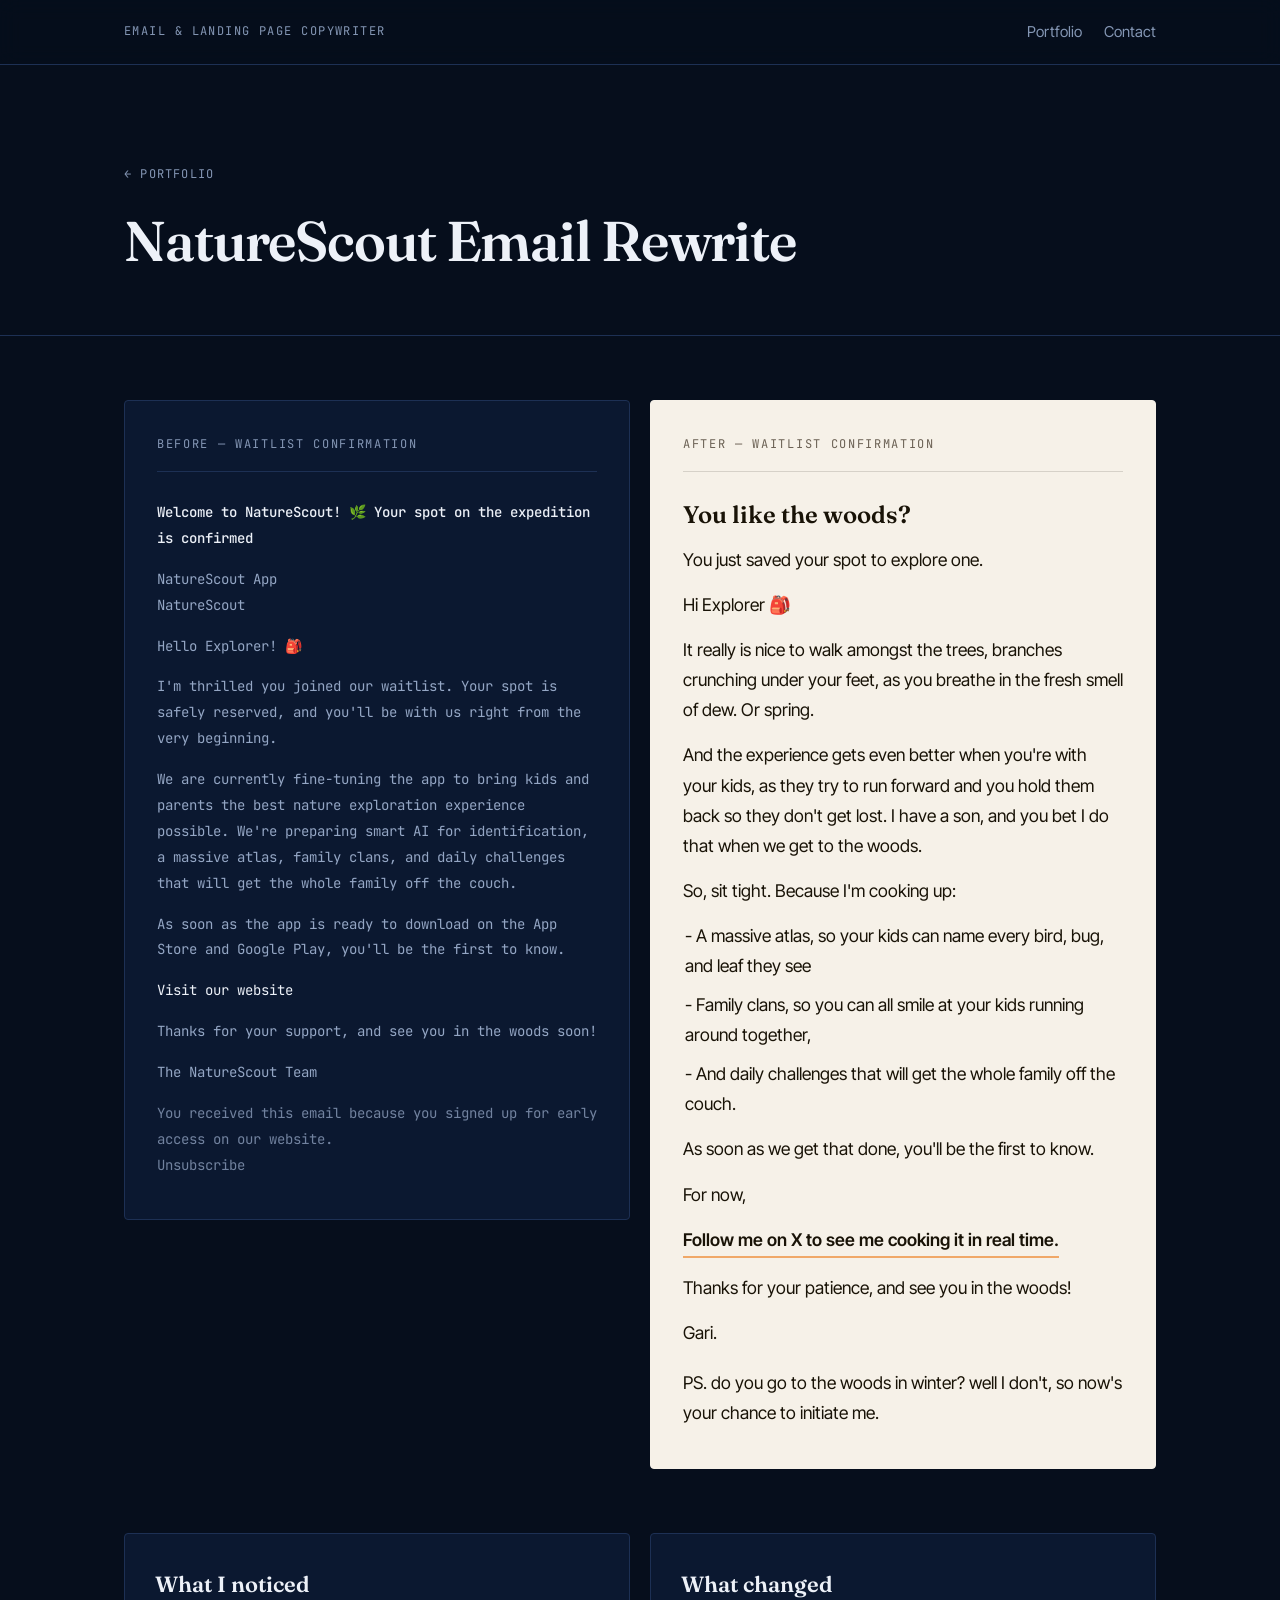
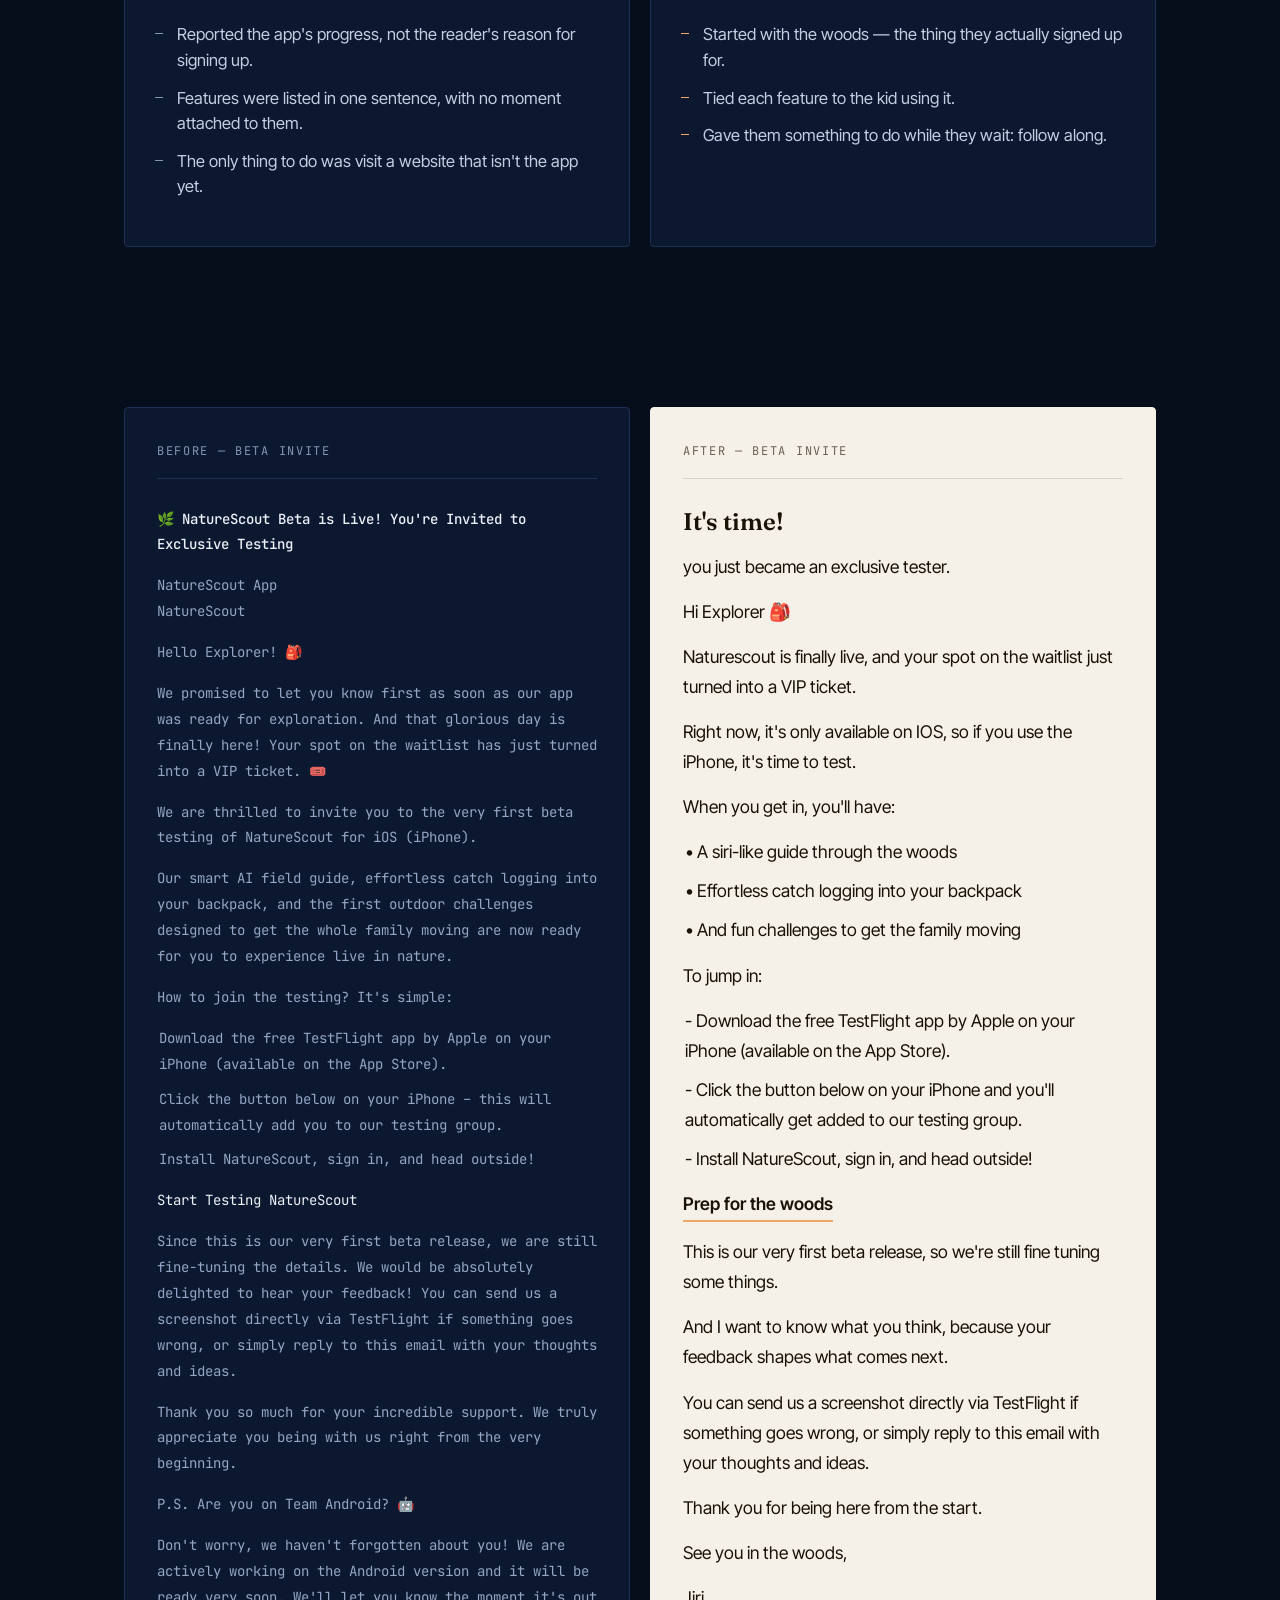
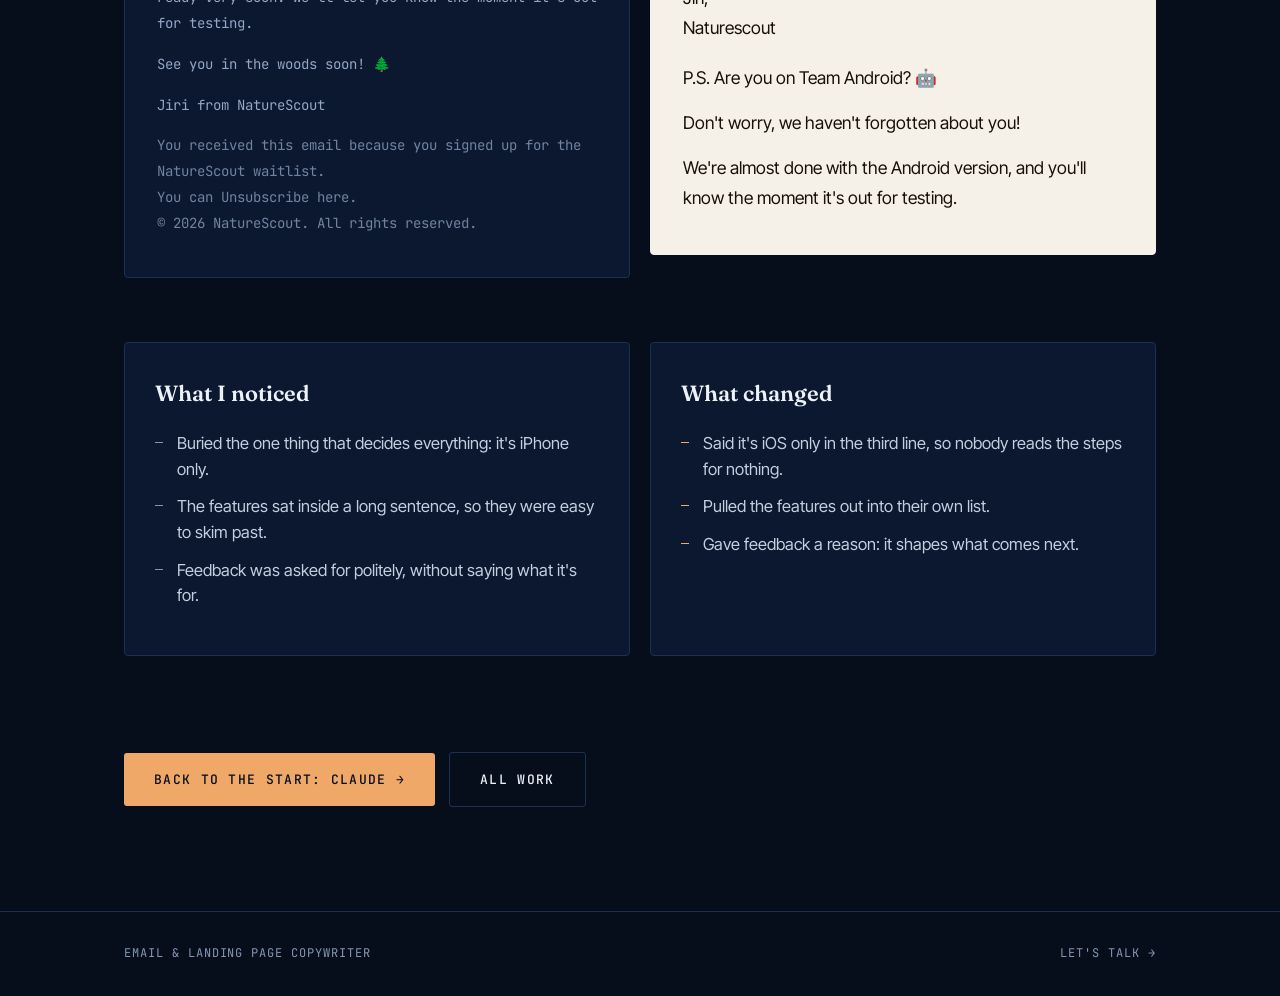
<file: naturescout.html>
<!DOCTYPE html>
<html lang="en">
<head>
<meta charset="utf-8">
<meta name="viewport" content="width=device-width, initial-scale=1">
<title>NatureScout Email Rewrite — Portfolio</title>
<link rel="stylesheet" href="style.css">
</head>
<body>

<nav class="nav">
  <div class="wrap nav-inner">
    <a class="nav-mark" href="index.html">Email &amp; Landing Page Copywriter</a>
    <div class="nav-links">
      <a href="index.html#portfolio">Portfolio</a>
      <a href="index.html#contact">Contact</a>
    </div>
  </div>
</nav>

<header class="proj-head">
  <div class="wrap">
    <a class="back" href="index.html#portfolio">← Portfolio</a>
    <h1>NatureScout Email Rewrite</h1>
  </div>
</header>

<!-- ============ EMAIL ONE ============ -->
<div class="wrap">
  <div class="compare">

    <div class="panel before">
      <p class="panel-label">Before — Waitlist confirmation</p>
      <div class="email">
        <p><span class="subject">Welcome to NatureScout! 🌿 Your spot on the expedition is confirmed</span></p>
        <p>NatureScout App<br>NatureScout</p>
        <p>Hello Explorer! 🎒</p>
        <p>I'm thrilled you joined our waitlist. Your spot is safely reserved, and you'll be with us right from the very beginning.</p>
        <p>We are currently fine-tuning the app to bring kids and parents the best nature exploration experience possible. We're preparing smart AI for identification, a massive atlas, family clans, and daily challenges that will get the whole family off the couch.</p>
        <p>As soon as the app is ready to download on the App Store and Google Play, you'll be the first to know.</p>
        <p class="btnline">Visit our website</p>
        <p>Thanks for your support, and see you in the woods soon!</p>
        <p>The NatureScout Team</p>
        <p><span class="sub">You received this email because you signed up for early access on our website.<br>Unsubscribe</span></p>
      </div>
    </div>

    <div class="panel after">
      <p class="panel-label">After — Waitlist confirmation</p>
      <div class="email">
        <p><span class="subject">You like the woods?</span></p>
        <p>You just saved your spot to explore one.</p>
        <p>Hi Explorer 🎒</p>
        <p>It really is nice to walk amongst the trees, branches crunching under your feet, as you breathe in the fresh smell of dew. Or spring.</p>
        <p>And the experience gets even better when you're with your kids, as they try to run forward and you hold them back so they don't get lost. I have a son, and you bet I do that when we get to the woods.</p>
        <p>So, sit tight. Because I'm cooking up:</p>
        <ul>
          <li>- A massive atlas, so your kids can name every bird, bug, and leaf they see</li>
          <li>- Family clans, so you can all smile at your kids running around together,</li>
          <li>- And daily challenges that will get the whole family off the couch.</li>
        </ul>
        <p>As soon as we get that done, you'll be the first to know.</p>
        <p>For now,</p>
        <p class="btnline">Follow me on X to see me cooking it in real time.</p>
        <p>Thanks for your patience, and see you in the woods!</p>
        <p>Gari.</p>
        <p class="ps">PS. do you go to the woods in winter? well I don't, so now's your chance to initiate me.</p>
      </div>
    </div>

  </div>

  <div class="notes">
    <div class="note">
      <h3>What I noticed</h3>
      <ul>
        <li>Reported the app's progress, not the reader's reason for signing up.</li>
        <li>Features were listed in one sentence, with no moment attached to them.</li>
        <li>The only thing to do was visit a website that isn't the app yet.</li>
      </ul>
    </div>
    <div class="note changed">
      <h3>What changed</h3>
      <ul>
        <li>Started with the woods — the thing they actually signed up for.</li>
        <li>Tied each feature to the kid using it.</li>
        <li>Gave them something to do while they wait: follow along.</li>
      </ul>
    </div>
  </div>
</div>

<!-- ============ EMAIL TWO ============ -->
<div class="wrap">
  <div class="compare">

    <div class="panel before">
      <p class="panel-label">Before — Beta invite</p>
      <div class="email">
        <p><span class="subject">🌿 NatureScout Beta is Live! You're Invited to Exclusive Testing</span></p>
        <p>NatureScout App<br>NatureScout</p>
        <p>Hello Explorer! 🎒</p>
        <p>We promised to let you know first as soon as our app was ready for exploration. And that glorious day is finally here! Your spot on the waitlist has just turned into a VIP ticket. 🎟️</p>
        <p>We are thrilled to invite you to the very first beta testing of NatureScout for iOS (iPhone).</p>
        <p>Our smart AI field guide, effortless catch logging into your backpack, and the first outdoor challenges designed to get the whole family moving are now ready for you to experience live in nature.</p>
        <p>How to join the testing? It's simple:</p>
        <ul>
          <li>Download the free TestFlight app by Apple on your iPhone (available on the App Store).</li>
          <li>Click the button below on your iPhone – this will automatically add you to our testing group.</li>
          <li>Install NatureScout, sign in, and head outside!</li>
        </ul>
        <p class="btnline">Start Testing NatureScout</p>
        <p>Since this is our very first beta release, we are still fine-tuning the details. We would be absolutely delighted to hear your feedback! You can send us a screenshot directly via TestFlight if something goes wrong, or simply reply to this email with your thoughts and ideas.</p>
        <p>Thank you so much for your incredible support. We truly appreciate you being with us right from the very beginning.</p>
        <p>P.S. Are you on Team Android? 🤖</p>
        <p>Don't worry, we haven't forgotten about you! We are actively working on the Android version and it will be ready very soon. We'll let you know the moment it's out for testing.</p>
        <p>See you in the woods soon! 🌲</p>
        <p>Jiri from NatureScout</p>
        <p><span class="sub">You received this email because you signed up for the NatureScout waitlist.<br>You can Unsubscribe here.<br>© 2026 NatureScout. All rights reserved.</span></p>
      </div>
    </div>

    <div class="panel after">
      <p class="panel-label">After — Beta invite</p>
      <div class="email">
        <p><span class="subject">It's time!</span></p>
        <p>you just became an exclusive tester.</p>
        <p>Hi Explorer 🎒</p>
        <p>Naturescout is finally live, and your spot on the waitlist just turned into a VIP ticket.</p>
        <p>Right now, it's only available on IOS, so if you use the iPhone, it's time to test.</p>
        <p>When you get in, you'll have:</p>
        <ul>
          <li>• A siri-like guide through the woods</li>
          <li>• Effortless catch logging into your backpack</li>
          <li>• And fun challenges to get the family moving</li>
        </ul>
        <p>To jump in:</p>
        <ul>
          <li>- Download the free TestFlight app by Apple on your iPhone (available on the App Store).</li>
          <li>- Click the button below on your iPhone and you'll automatically get added to our testing group.</li>
          <li>- Install NatureScout, sign in, and head outside!</li>
        </ul>
        <p class="btnline">Prep for the woods</p>
        <p>This is our very first beta release, so we're still fine tuning some things.</p>
        <p>And I want to know what you think, because your feedback shapes what comes next.</p>
        <p>You can send us a screenshot directly via TestFlight if something goes wrong, or simply reply to this email with your thoughts and ideas.</p>
        <p>Thank you for being here from the start.</p>
        <p>See you in the woods,</p>
        <p>Jiri,<br>Naturescout</p>
        <p class="ps">P.S. Are you on Team Android? 🤖</p>
        <p>Don't worry, we haven't forgotten about you!</p>
        <p>We're almost done with the Android version, and you'll know the moment it's out for testing.</p>
      </div>
    </div>

  </div>

  <div class="notes">
    <div class="note">
      <h3>What I noticed</h3>
      <ul>
        <li>Buried the one thing that decides everything: it's iPhone only.</li>
        <li>The features sat inside a long sentence, so they were easy to skim past.</li>
        <li>Feedback was asked for politely, without saying what it's for.</li>
      </ul>
    </div>
    <div class="note changed">
      <h3>What changed</h3>
      <ul>
        <li>Said it's iOS only in the third line, so nobody reads the steps for nothing.</li>
        <li>Pulled the features out into their own list.</li>
        <li>Gave feedback a reason: it shapes what comes next.</li>
      </ul>
    </div>
  </div>

  <div class="next-strip">
    <a class="btn" href="claude.html">Back to the start: Claude →</a>
    <a class="btn btn-ghost" href="index.html#portfolio">All work</a>
  </div>
</div>

<footer class="footer">
  <div class="wrap footer-inner">
    <span>Email &amp; Landing Page Copywriter</span>
    <a href="index.html#contact">Let's talk →</a>
  </div>
</footer>

</body>
</html>
</file>
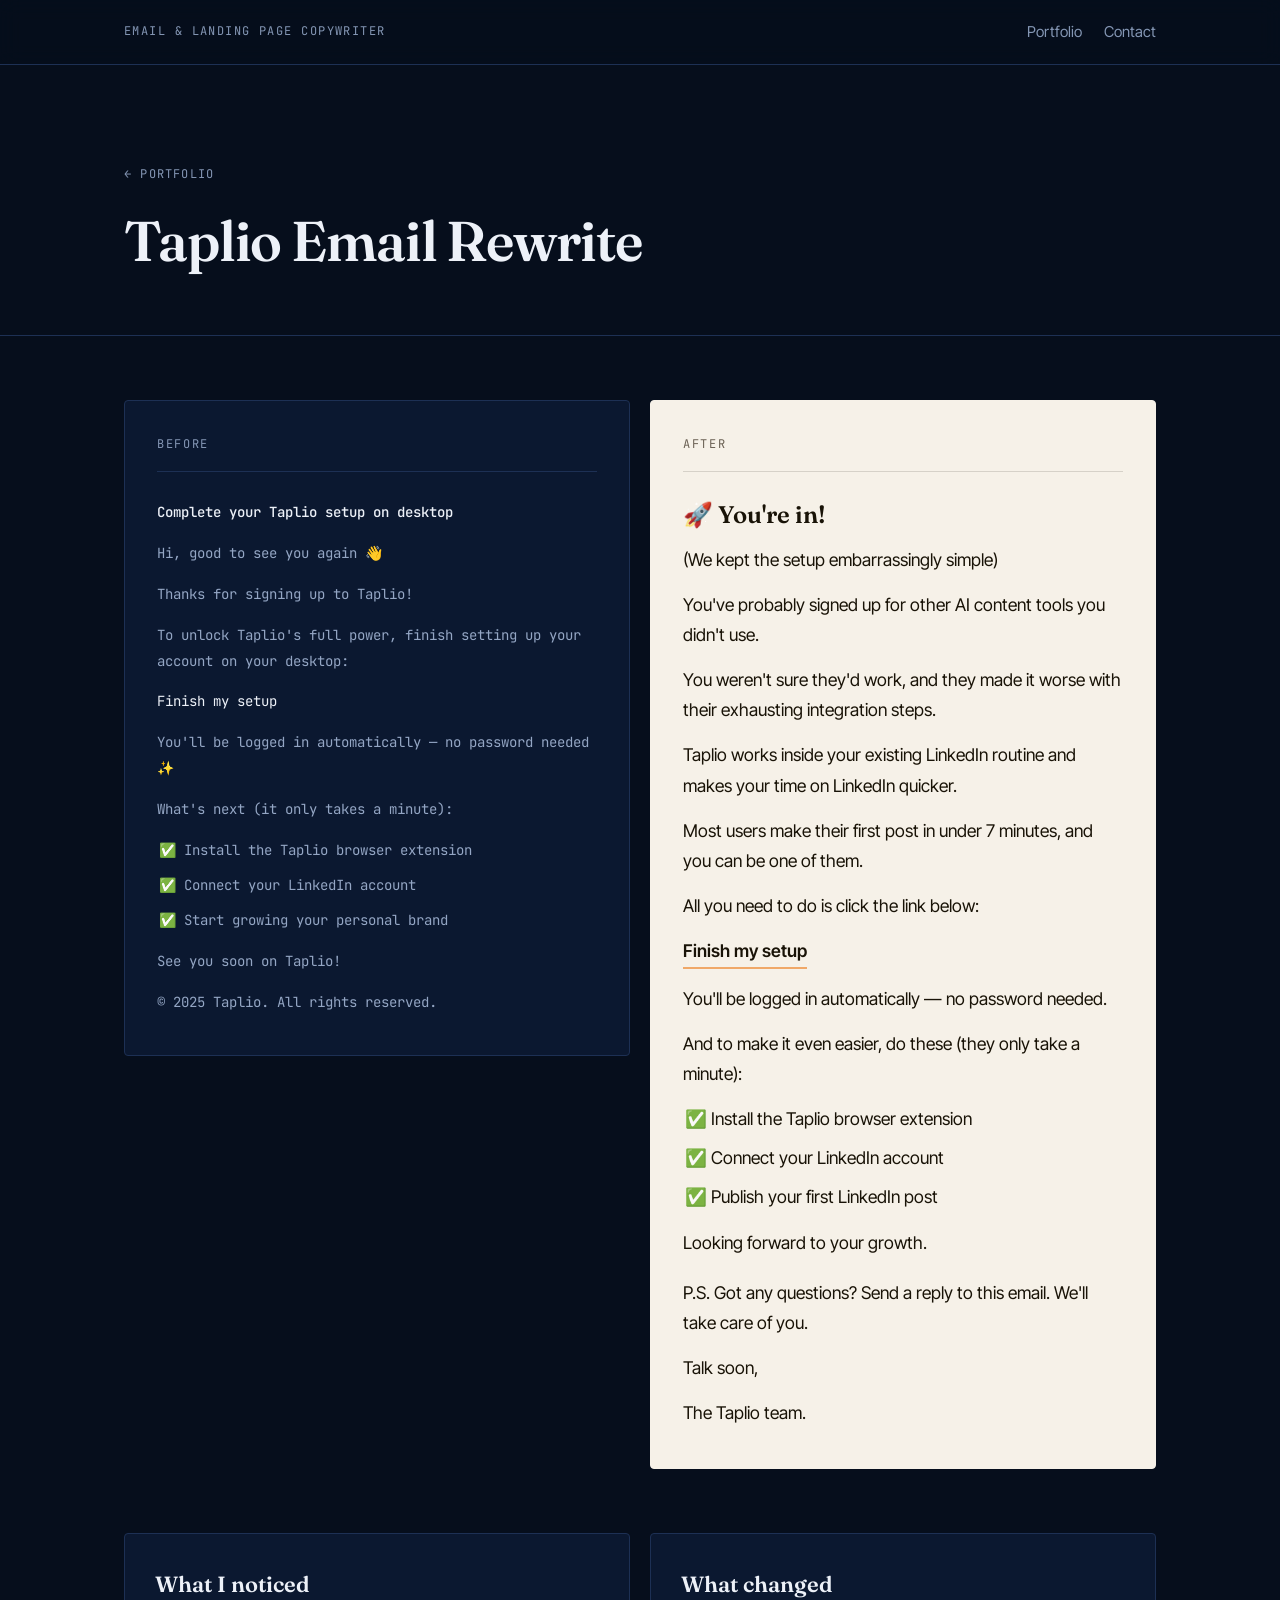
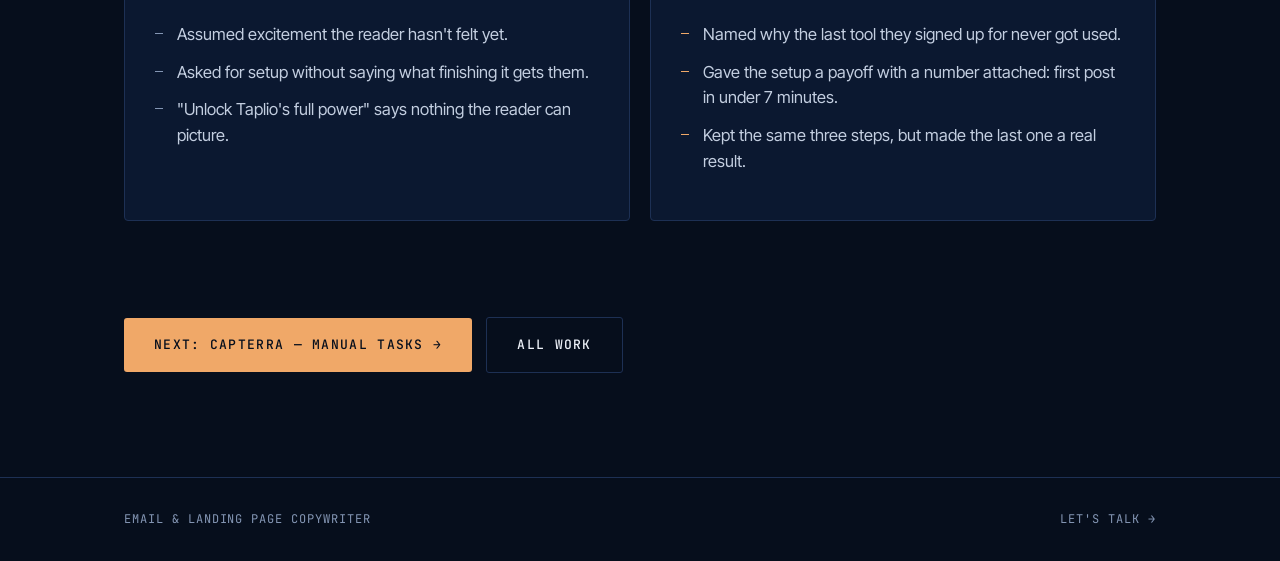
<file: taplio.html>
<!DOCTYPE html>
<html lang="en">
<head>
<meta charset="utf-8">
<meta name="viewport" content="width=device-width, initial-scale=1">
<title>Taplio Email Rewrite — Portfolio</title>
<link rel="stylesheet" href="style.css">
</head>
<body>

<nav class="nav">
  <div class="wrap nav-inner">
    <a class="nav-mark" href="index.html">Email &amp; Landing Page Copywriter</a>
    <div class="nav-links">
      <a href="index.html#portfolio">Portfolio</a>
      <a href="index.html#contact">Contact</a>
    </div>
  </div>
</nav>

<header class="proj-head">
  <div class="wrap">
    <a class="back" href="index.html#portfolio">← Portfolio</a>
    <h1>Taplio Email Rewrite</h1>
  </div>
</header>

<div class="wrap">
  <div class="compare">

    <div class="panel before">
      <p class="panel-label">Before</p>
      <div class="email">
        <p><span class="subject">Complete your Taplio setup on desktop</span></p>
        <p>Hi, good to see you again 👋</p>
        <p>Thanks for signing up to Taplio!</p>
        <p>To unlock Taplio's full power, finish setting up your account on your desktop:</p>
        <p class="btnline">Finish my setup</p>
        <p>You'll be logged in automatically — no password needed ✨</p>
        <p>What's next (it only takes a minute):</p>
        <ul>
          <li>✅ Install the Taplio browser extension</li>
          <li>✅ Connect your LinkedIn account</li>
          <li>✅ Start growing your personal brand</li>
        </ul>
        <p>See you soon on Taplio!</p>
        <p>© 2025 Taplio. All rights reserved.</p>
      </div>
    </div>

    <div class="panel after">
      <p class="panel-label">After</p>
      <div class="email">
        <p><span class="subject">🚀 You're in!</span></p>
        <p>(We kept the setup embarrassingly simple)</p>
        <p>You've probably signed up for other AI content tools you didn't use.</p>
        <p>You weren't sure they'd work, and they made it worse with their exhausting integration steps.</p>
        <p>Taplio works inside your existing LinkedIn routine and makes your time on LinkedIn quicker.</p>
        <p>Most users make their first post in under 7 minutes, and you can be one of them.</p>
        <p>All you need to do is click the link below:</p>
        <p class="btnline">Finish my setup</p>
        <p>You'll be logged in automatically — no password needed.</p>
        <p>And to make it even easier, do these (they only take a minute):</p>
        <ul>
          <li>✅ Install the Taplio browser extension</li>
          <li>✅ Connect your LinkedIn account</li>
          <li>✅ Publish your first LinkedIn post</li>
        </ul>
        <p>Looking forward to your growth.</p>
        <p class="ps">P.S. Got any questions? Send a reply to this email. We'll take care of you.</p>
        <p>Talk soon,</p>
        <p>The Taplio team.</p>
      </div>
    </div>

  </div>

  <div class="notes">
    <div class="note">
      <h3>What I noticed</h3>
      <ul>
        <li>Assumed excitement the reader hasn't felt yet.</li>
        <li>Asked for setup without saying what finishing it gets them.</li>
        <li>"Unlock Taplio's full power" says nothing the reader can picture.</li>
      </ul>
    </div>
    <div class="note changed">
      <h3>What changed</h3>
      <ul>
        <li>Named why the last tool they signed up for never got used.</li>
        <li>Gave the setup a payoff with a number attached: first post in under 7 minutes.</li>
        <li>Kept the same three steps, but made the last one a real result.</li>
      </ul>
    </div>
  </div>

  <div class="next-strip">
    <a class="btn" href="capterra-manual.html">Next: Capterra — Manual Tasks →</a>
    <a class="btn btn-ghost" href="index.html#portfolio">All work</a>
  </div>
</div>

<footer class="footer">
  <div class="wrap footer-inner">
    <span>Email &amp; Landing Page Copywriter</span>
    <a href="index.html#contact">Let's talk →</a>
  </div>
</footer>

</body>
</html>
</file>
<file: style.css>
/* ============================================================
   Email & Landing Page Copywriter — portfolio
   Palette: deep navy = product language. Paper + amber = human.
   ============================================================ */

@import url('https://fonts.googleapis.com/css2?family=Fraunces:opsz,wght@9..144,400;9..144,600&family=Inter+Tight:wght@400;500;600&family=JetBrains+Mono:wght@400;500&display=swap');

:root {
  --navy-900: #060E1C;
  --navy-800: #0B1830;
  --navy-700: #142545;
  --line:     #1D3054;
  --ink:      #EDF1F8;
  --muted:    #8496B4;
  --amber:    #F0A868;
  --paper:    #F6F1E8;
  --paper-ink:#191307;
  --paper-mut:#6B6154;

  --display: 'Fraunces', Georgia, serif;
  --body:    'Inter Tight', system-ui, -apple-system, sans-serif;
  --mono:    'JetBrains Mono', ui-monospace, monospace;

  --wrap: 1080px;
  --read: 660px;
}

* { box-sizing: border-box; margin: 0; padding: 0; }

html { scroll-behavior: smooth; }

body {
  background: var(--navy-900);
  color: var(--ink);
  font-family: var(--body);
  font-size: 18px;
  line-height: 1.65;
  -webkit-font-smoothing: antialiased;
}

a { color: inherit; }

::selection { background: var(--amber); color: var(--navy-900); }

:focus-visible {
  outline: 2px solid var(--amber);
  outline-offset: 3px;
  border-radius: 2px;
}

.wrap { width: 100%; max-width: var(--wrap); margin: 0 auto; padding: 0 24px; }
.read { max-width: var(--read); }

/* ---------- eyebrow / utility type ---------- */
.eyebrow {
  font-family: var(--mono);
  font-size: 12px;
  letter-spacing: 0.14em;
  text-transform: uppercase;
  color: var(--muted);
}

/* ---------- nav ---------- */
.nav {
  position: sticky;
  top: 0;
  z-index: 20;
  background: rgba(6, 14, 28, 0.82);
  backdrop-filter: blur(10px);
  border-bottom: 1px solid var(--line);
}
.nav-inner {
  display: flex;
  align-items: center;
  justify-content: space-between;
  gap: 16px;
  min-height: 64px;
}
.nav-mark {
  font-family: var(--mono);
  font-size: 12px;
  letter-spacing: 0.12em;
  text-transform: uppercase;
  color: var(--muted);
  text-decoration: none;
}
.nav-mark:hover { color: var(--ink); }
.nav-links { display: flex; gap: 22px; }
.nav-links a {
  font-size: 15px;
  text-decoration: none;
  color: var(--muted);
  transition: color .15s ease;
}
.nav-links a:hover { color: var(--ink); }

/* ---------- hero ---------- */
.hero { padding: 132px 0 96px; border-bottom: 1px solid var(--line); }
.hero h1 {
  font-family: var(--display);
  font-weight: 600;
  font-size: clamp(38px, 6.2vw, 68px);
  line-height: 1.08;
  letter-spacing: -0.02em;
  max-width: 16ch;
}
.hero h1 .role {
  display: block;
  margin-top: 26px;
  font-family: var(--mono);
  font-weight: 400;
  font-size: clamp(12px, 1.6vw, 14px);
  letter-spacing: 0.14em;
  text-transform: uppercase;
  color: var(--amber);
  line-height: 1.6;
}
.hero-rule {
  width: 56px;
  height: 2px;
  background: var(--amber);
  margin-bottom: 40px;
}

/* ---------- sections ---------- */
.section { padding: 104px 0; border-bottom: 1px solid var(--line); }
.section-head { margin-bottom: 48px; }
.section-head h2 {
  font-family: var(--display);
  font-weight: 600;
  font-size: clamp(28px, 3.6vw, 40px);
  letter-spacing: -0.015em;
  margin-top: 10px;
}

/* ---------- about (the story beats) ---------- */
.story { max-width: var(--read); }
.story p {
  font-size: clamp(19px, 2.1vw, 22px);
  line-height: 1.6;
  margin-bottom: 20px;
  color: #D6DEEC;
}
.story p.tight { margin-bottom: 6px; }
.story .cue {
  font-family: var(--mono);
  font-size: 14px;
  letter-spacing: 0.04em;
  color: var(--amber);
  margin-bottom: 26px;
}
.story .beat {
  font-family: var(--display);
  font-weight: 600;
  font-size: clamp(34px, 5vw, 52px);
  line-height: 1;
  color: var(--ink);
  margin: 10px 0 30px;
}
.story .turn {
  margin-top: 48px;
  padding-top: 44px;
  border-top: 1px solid var(--line);
}
.story .lead {
  font-family: var(--display);
  font-size: clamp(24px, 3vw, 32px);
  line-height: 1.3;
  color: var(--ink);
  margin-bottom: 8px;
}
.story .handoff { color: var(--ink); font-weight: 500; }

/* ---------- portfolio grid ---------- */
.grid {
  display: grid;
  grid-template-columns: repeat(auto-fill, minmax(300px, 1fr));
  gap: 16px;
}
.card {
  display: block;
  text-decoration: none;
  background: var(--navy-800);
  border: 1px solid var(--line);
  border-radius: 4px;
  padding: 28px 26px 24px;
  transition: border-color .18s ease, transform .18s ease, background .18s ease;
}
.card:hover {
  border-color: var(--amber);
  background: #0D1C38;
  transform: translateY(-2px);
}
.card-client {
  font-family: var(--display);
  font-weight: 600;
  font-size: 26px;
  letter-spacing: -0.01em;
  margin: 14px 0 8px;
}
.card-note { color: var(--muted); font-size: 15.5px; line-height: 1.55; }
.card-go {
  margin-top: 22px;
  font-family: var(--mono);
  font-size: 12px;
  letter-spacing: 0.1em;
  text-transform: uppercase;
  color: var(--amber);
}

/* ---------- CTA ---------- */
.cta { padding: 120px 0 128px; text-align: center; border-bottom: none; }
.cta h2 {
  font-family: var(--display);
  font-weight: 600;
  font-size: clamp(30px, 4.4vw, 48px);
  line-height: 1.2;
  letter-spacing: -0.02em;
  max-width: 20ch;
  margin: 0 auto 12px;
}
.cta .lets {
  font-family: var(--display);
  font-size: clamp(30px, 4.4vw, 48px);
  color: var(--amber);
  margin-bottom: 38px;
}
.btn {
  display: inline-block;
  background: var(--amber);
  color: var(--navy-900);
  font-family: var(--mono);
  font-size: 13px;
  font-weight: 500;
  letter-spacing: 0.1em;
  text-transform: uppercase;
  text-decoration: none;
  padding: 16px 30px;
  border-radius: 3px;
  transition: transform .15s ease, background .15s ease;
}
.btn:hover { background: #FFC08A; transform: translateY(-1px); }
.btn-ghost {
  background: transparent;
  color: var(--ink);
  border: 1px solid var(--line);
}
.btn-ghost:hover { background: transparent; border-color: var(--amber); color: var(--amber); }

/* ---------- footer ---------- */
.footer {
  border-top: 1px solid var(--line);
  padding: 32px 0;
  font-family: var(--mono);
  font-size: 12px;
  letter-spacing: 0.08em;
  text-transform: uppercase;
  color: var(--muted);
}
.footer-inner { display: flex; justify-content: space-between; gap: 16px; flex-wrap: wrap; }
.footer a { text-decoration: none; }
.footer a:hover { color: var(--amber); }

/* ============================================================
   PROJECT PAGES
   ============================================================ */

.proj-head { padding: 92px 0 64px; border-bottom: 1px solid var(--line); }
.back {
  font-family: var(--mono);
  font-size: 12px;
  letter-spacing: 0.1em;
  text-transform: uppercase;
  color: var(--muted);
  text-decoration: none;
}
.back:hover { color: var(--amber); }
.proj-head h1 {
  font-family: var(--display);
  font-weight: 600;
  font-size: clamp(34px, 5.2vw, 56px);
  line-height: 1.08;
  letter-spacing: -0.02em;
  margin-top: 24px;
}

/* before / after: the whole thesis of the site, rendered */
.compare {
  display: grid;
  grid-template-columns: 1fr;
  gap: 16px;
  padding: 64px 0;
}
@media (min-width: 960px) {
  .compare { grid-template-columns: 1fr 1fr; gap: 20px; align-items: start; }
}
.panel { border-radius: 4px; padding: 34px 32px 40px; }

.panel-label {
  font-family: var(--mono);
  font-size: 12px;
  letter-spacing: 0.14em;
  text-transform: uppercase;
  padding-bottom: 16px;
  margin-bottom: 28px;
  border-bottom: 1px solid;
}

/* BEFORE — product language: cold, monospaced, dim */
.before {
  background: var(--navy-800);
  border: 1px solid var(--line);
}
.before .panel-label { color: var(--muted); border-color: var(--line); }
.before .email {
  font-family: var(--mono);
  font-size: 14px;
  line-height: 1.85;
  color: #94A6C4;
}
.before .email .subject { color: var(--ink); font-weight: 500; }
.before .email .btnline { color: var(--ink); }

/* AFTER — human language: paper, warm, set for reading */
.after {
  background: var(--paper);
  color: var(--paper-ink);
  border: 1px solid var(--paper);
}
.after .panel-label { color: var(--paper-mut); border-color: rgba(25,19,7,0.14); }
.after .email { font-size: 17.5px; line-height: 1.72; }
.after .email .subject {
  font-family: var(--display);
  font-weight: 600;
  font-size: 24px;
  line-height: 1.25;
  display: block;
  margin-bottom: 4px;
}
.after .email .btnline {
  display: inline-block;
  font-weight: 600;
  border-bottom: 2px solid var(--amber);
  padding-bottom: 1px;
}
.after .email em { font-style: normal; color: var(--paper-mut); }

.email p { margin-bottom: 15px; }
.email p:last-child { margin-bottom: 0; }
.email .sub { display: block; opacity: .75; }
.email ul { list-style: none; margin: 0 0 15px; padding: 0; }
.email li { margin-bottom: 9px; padding-left: 2px; }
.email hr {
  border: 0;
  border-top: 1px dashed currentColor;
  opacity: .22;
  margin: 26px 0;
}
.email .ps { margin-top: 20px; }

/* notes: what I noticed / what changed */
.notes {
  display: grid;
  grid-template-columns: 1fr;
  gap: 16px;
  padding: 0 0 96px;
}
@media (min-width: 960px) { .notes { grid-template-columns: 1fr 1fr; gap: 20px; } }
.note {
  background: var(--navy-800);
  border: 1px solid var(--line);
  border-radius: 4px;
  padding: 32px 30px 34px;
}
.note h3 {
  font-family: var(--display);
  font-weight: 600;
  font-size: 22px;
  margin-bottom: 20px;
}
.note ul { list-style: none; }
.note li {
  position: relative;
  padding-left: 22px;
  margin-bottom: 12px;
  color: #C3CEE0;
  font-size: 16.5px;
  line-height: 1.55;
}
.note li::before {
  content: '';
  position: absolute;
  left: 0;
  top: 11px;
  width: 8px;
  height: 1px;
  background: var(--muted);
}
.note.changed li::before { background: var(--amber); }

/* next / prev project */
.next-strip { padding: 0 0 104px; }
.next-strip .btn { margin-right: 10px; }

@media (max-width: 600px) {
  body { font-size: 17px; }
  .hero { padding: 88px 0 68px; }
  .section { padding: 76px 0; }
  .panel { padding: 26px 22px 30px; }
  .nav-links { gap: 16px; }
  .nav-links a { font-size: 14px; }
}

@media (prefers-reduced-motion: reduce) {
  * { transition: none !important; scroll-behavior: auto !important; }
}
</file>
